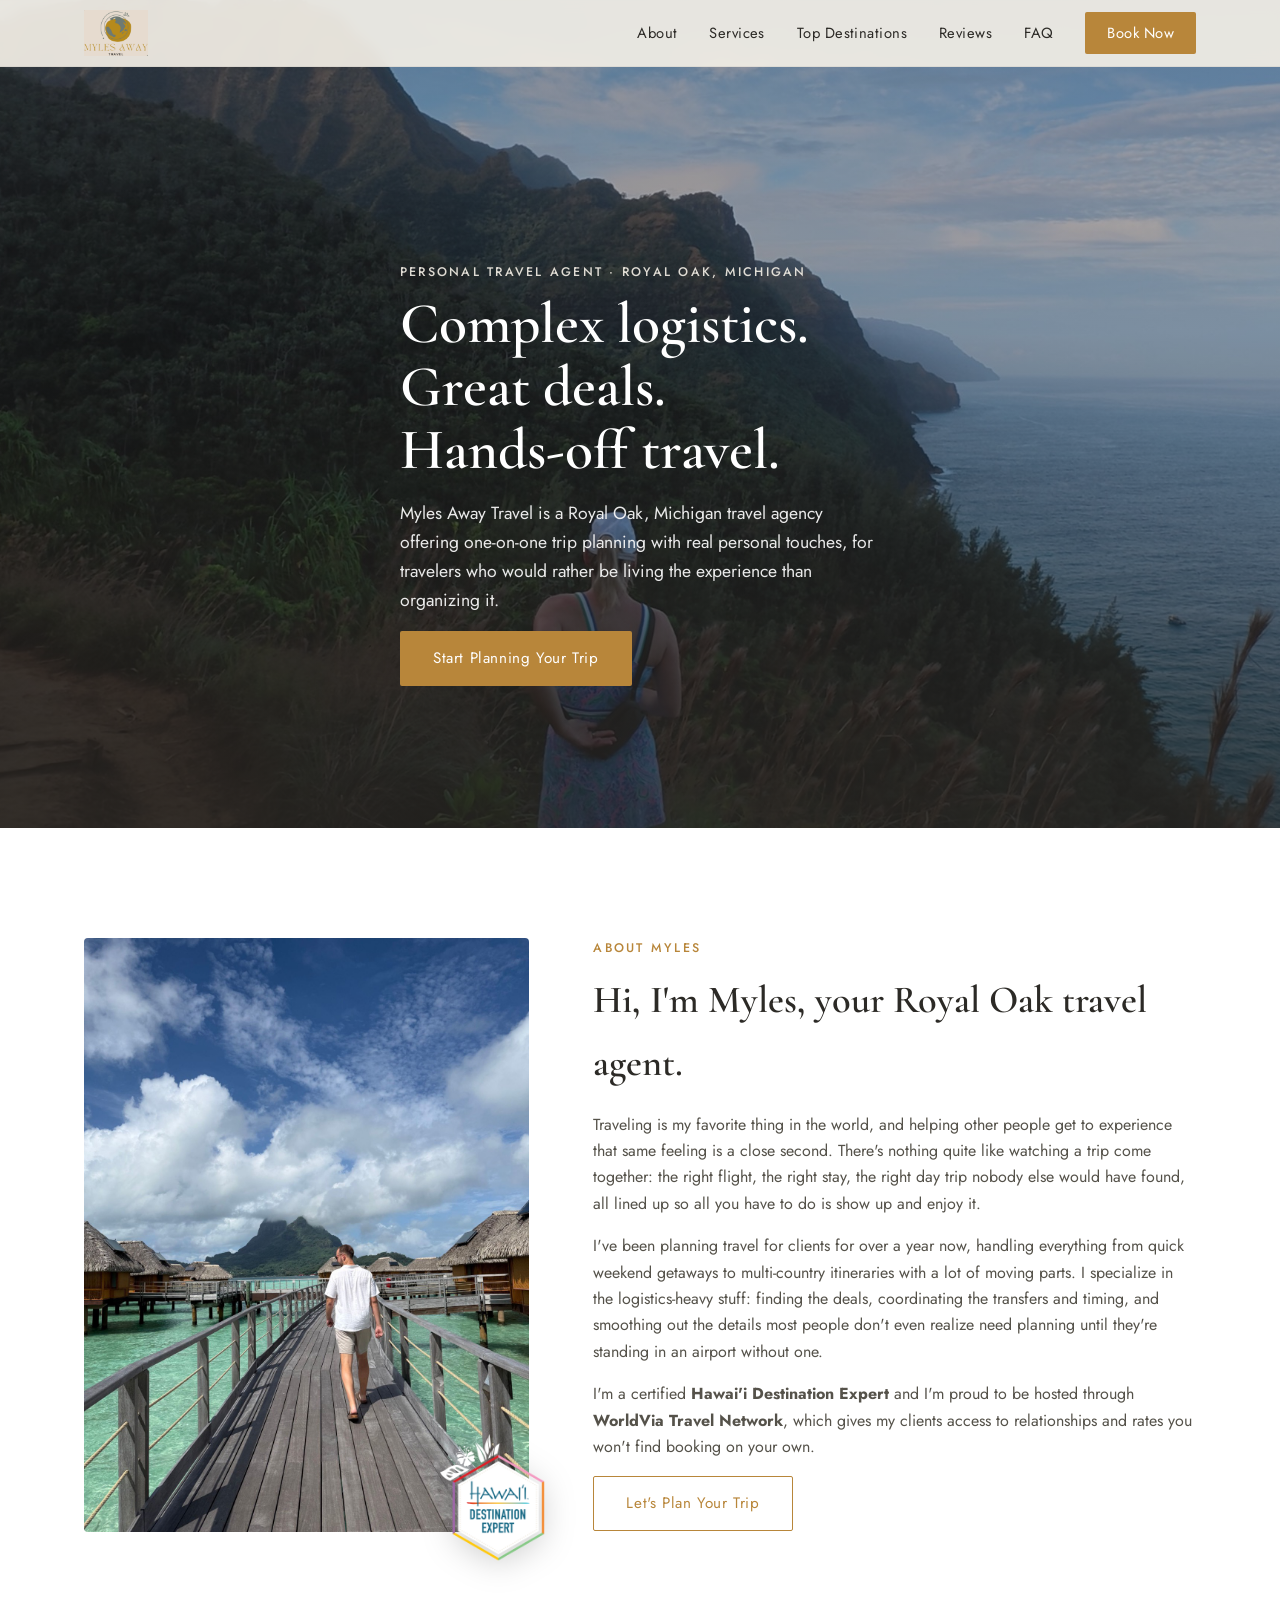
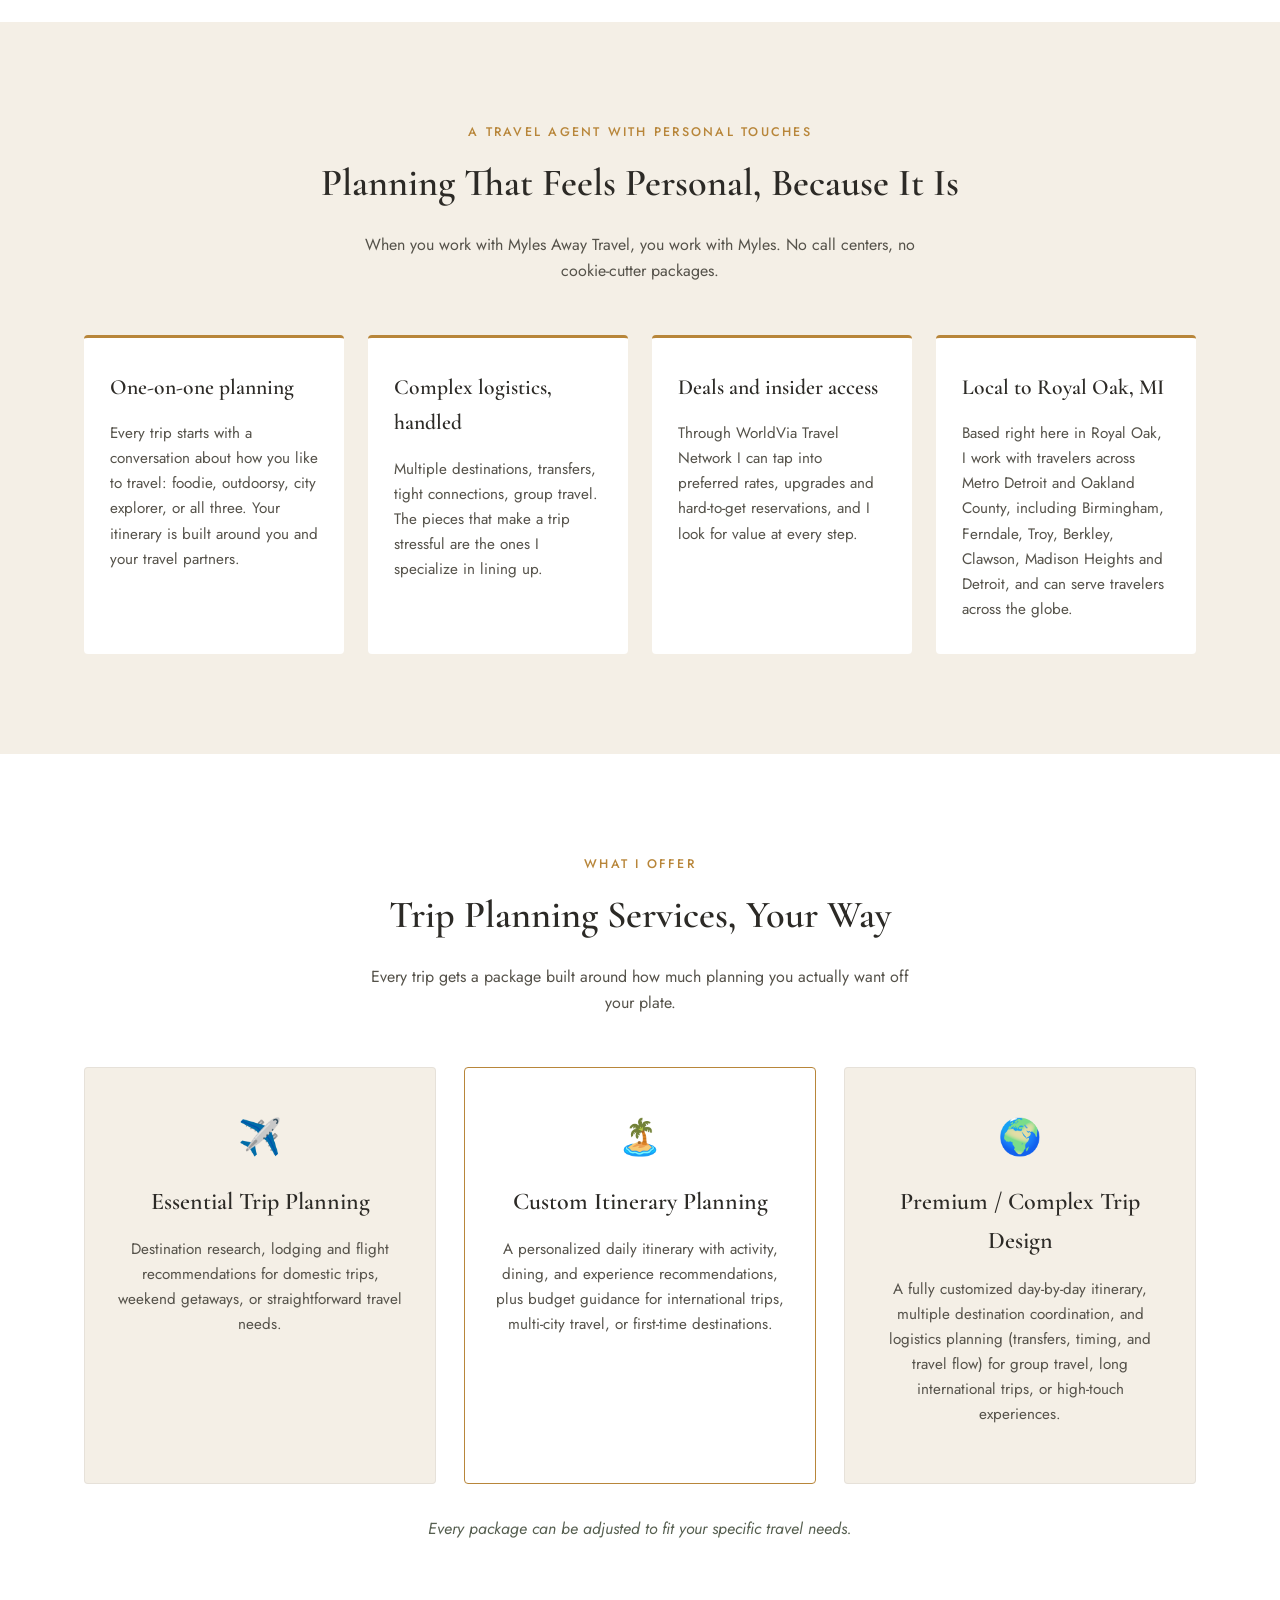
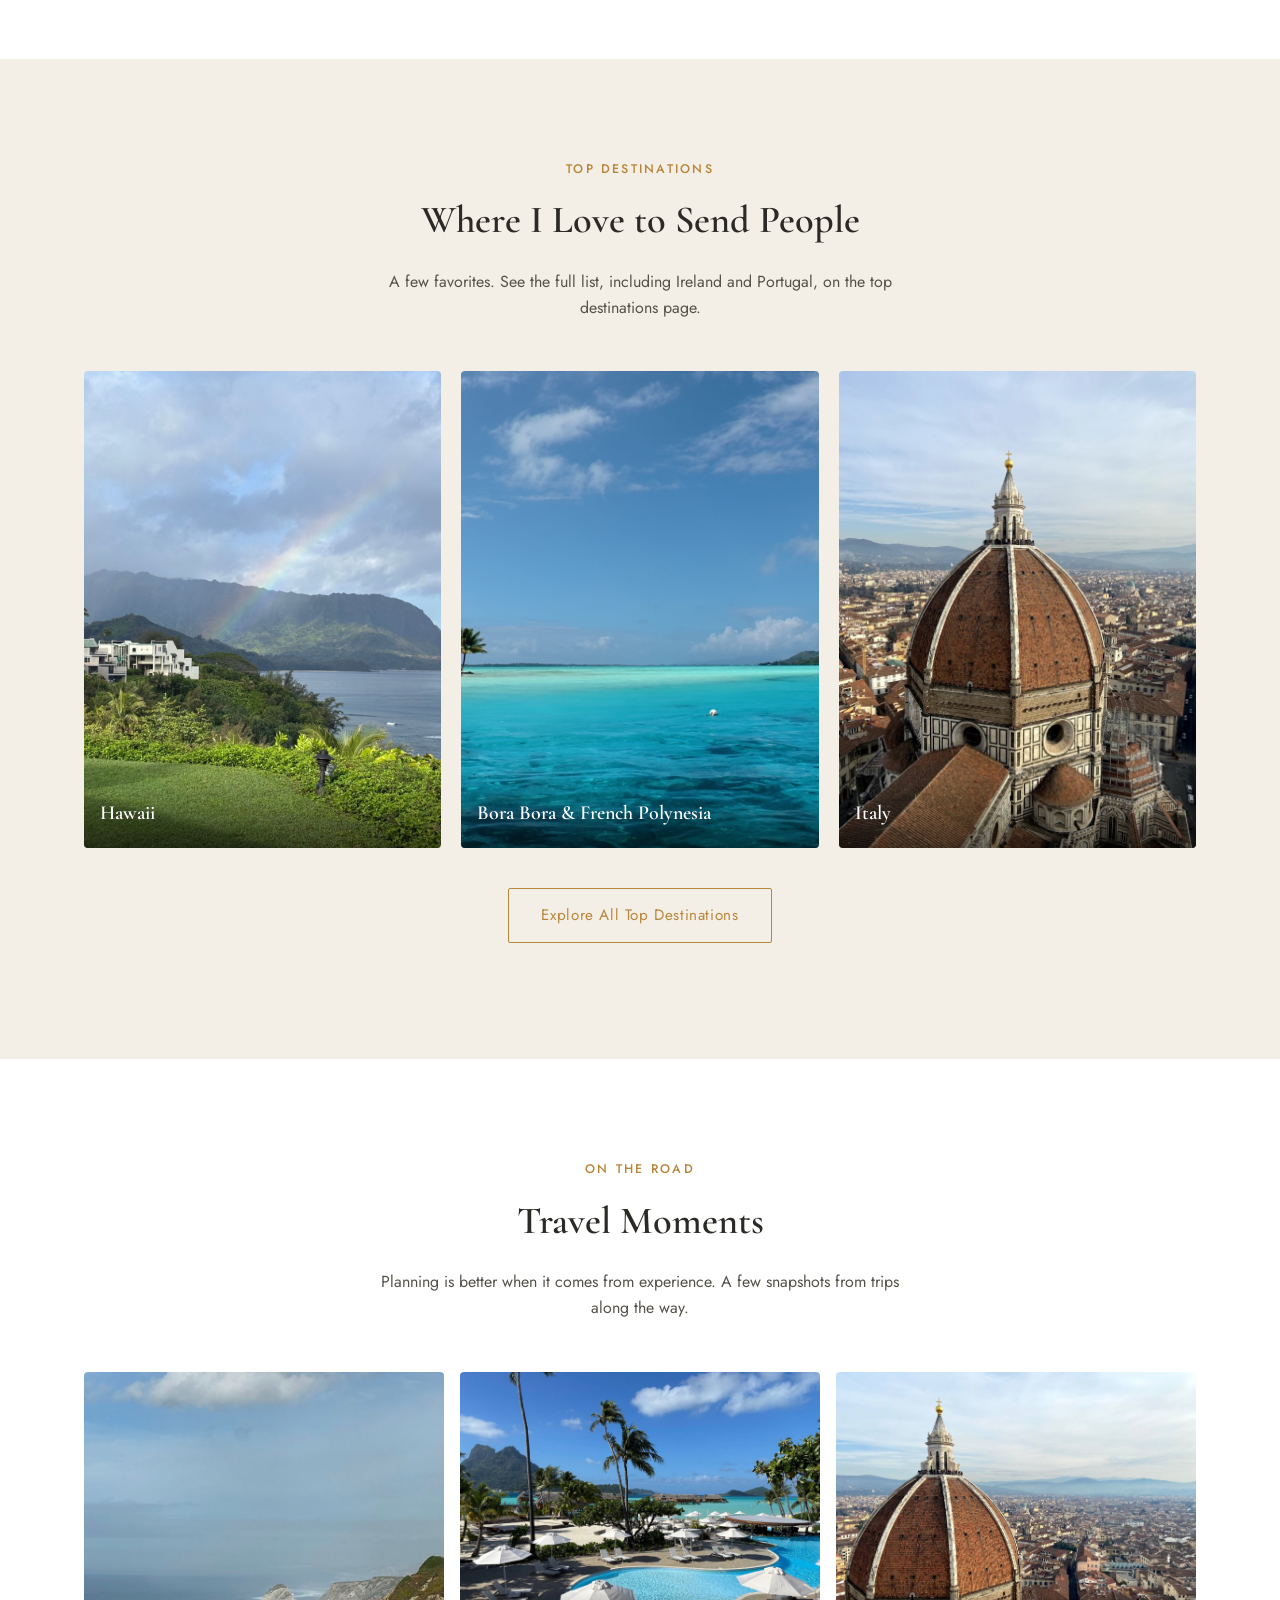
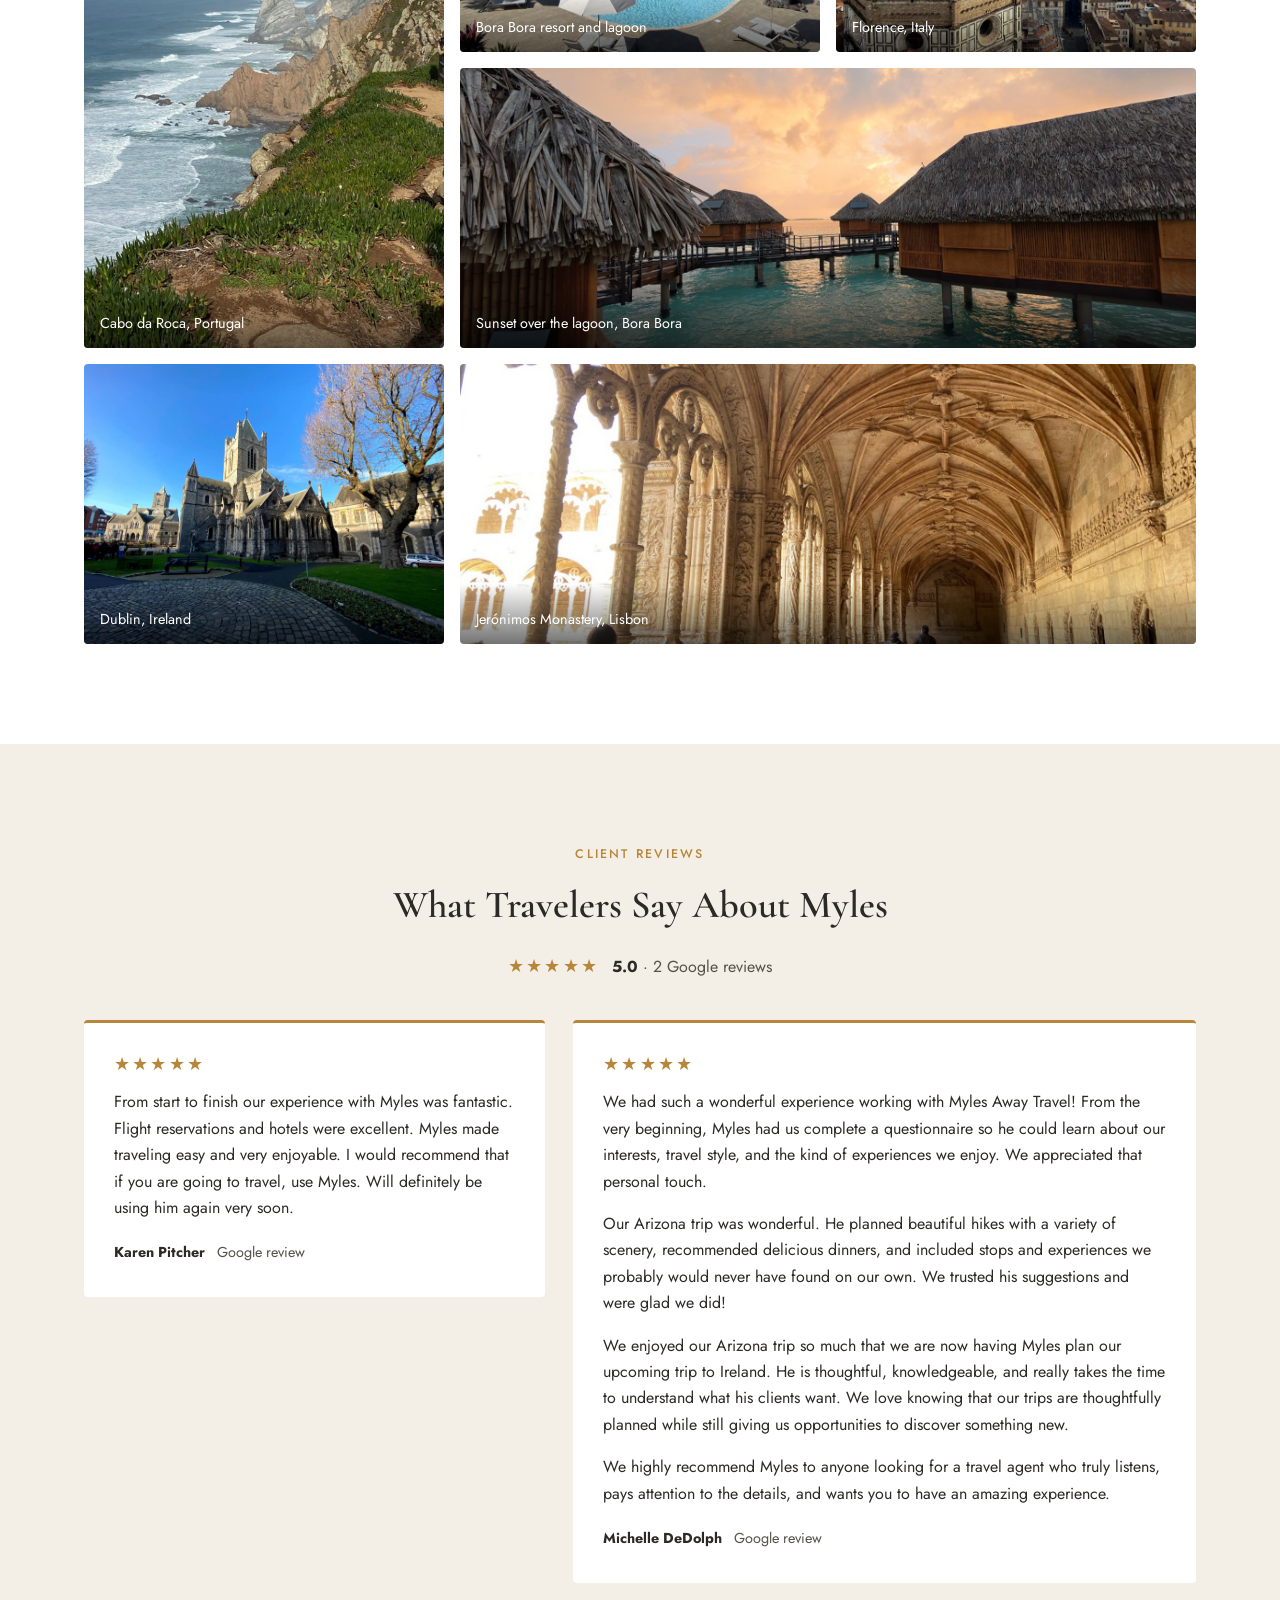
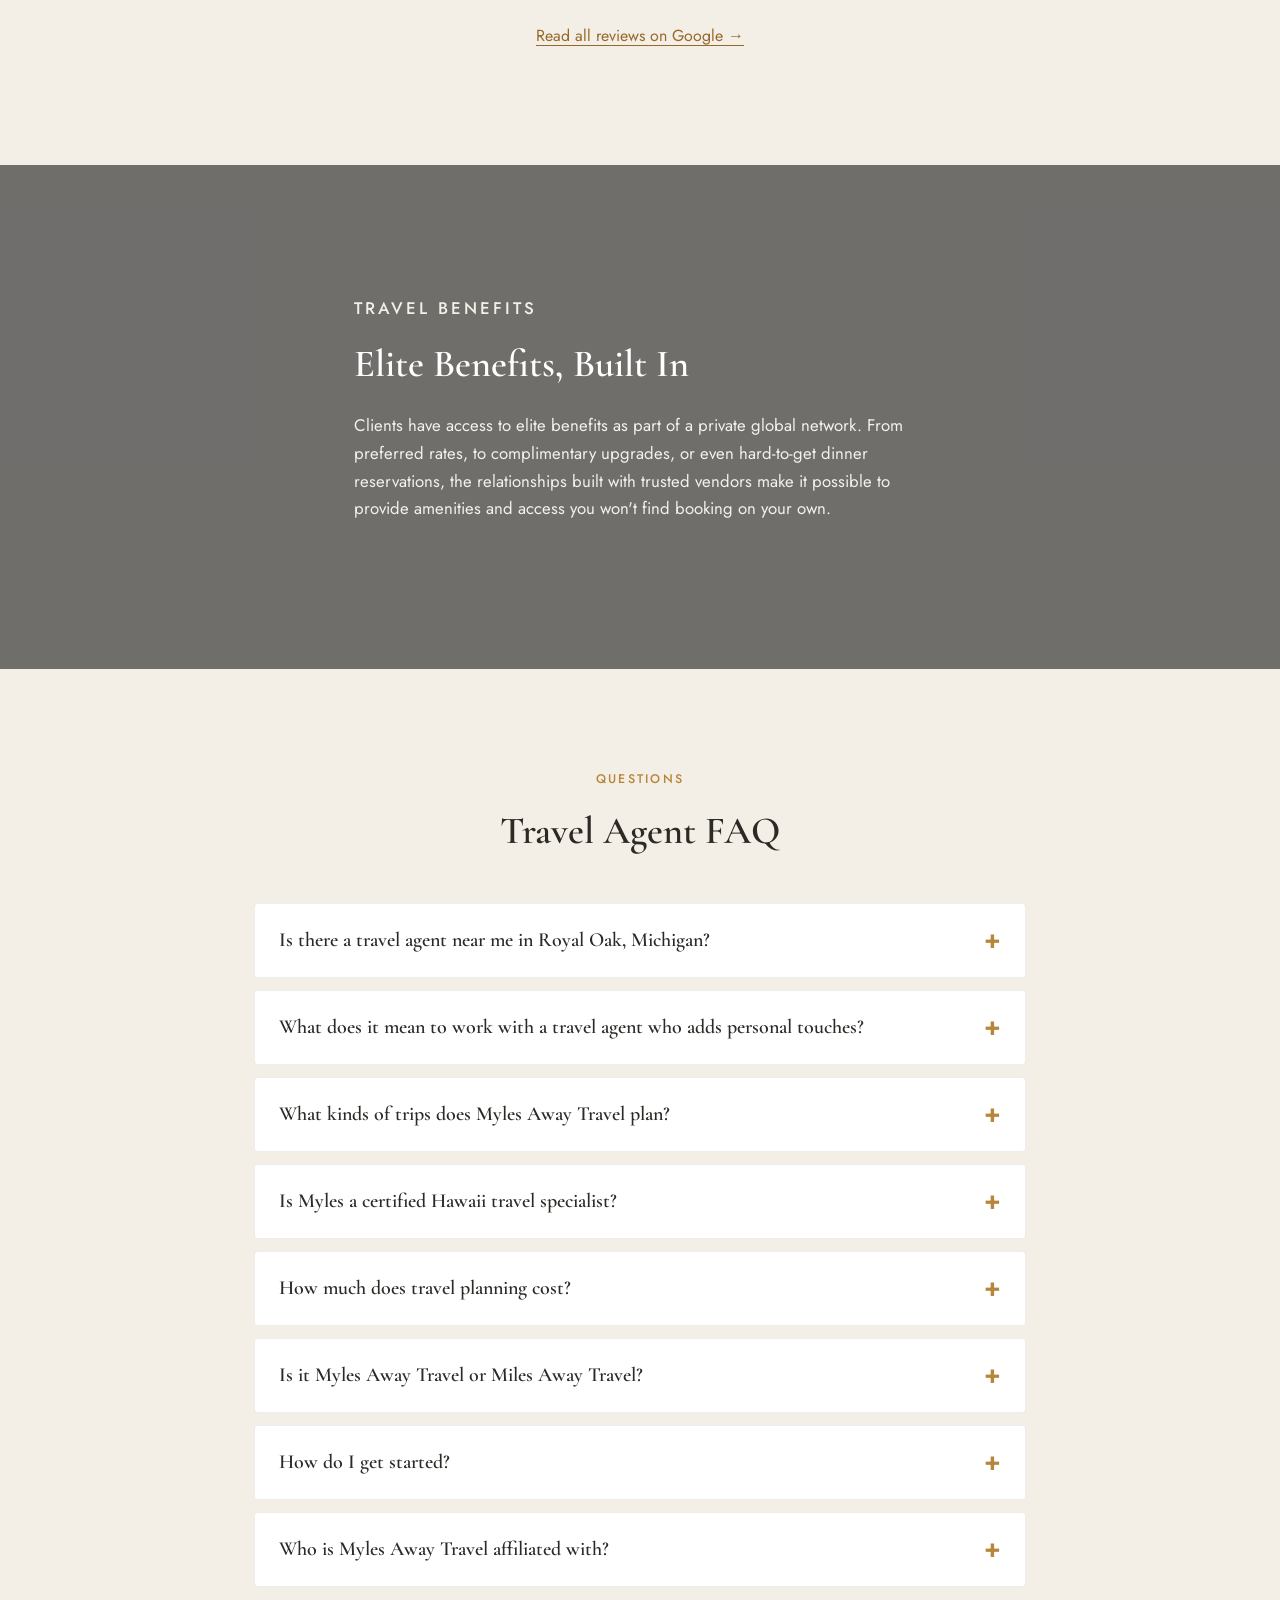
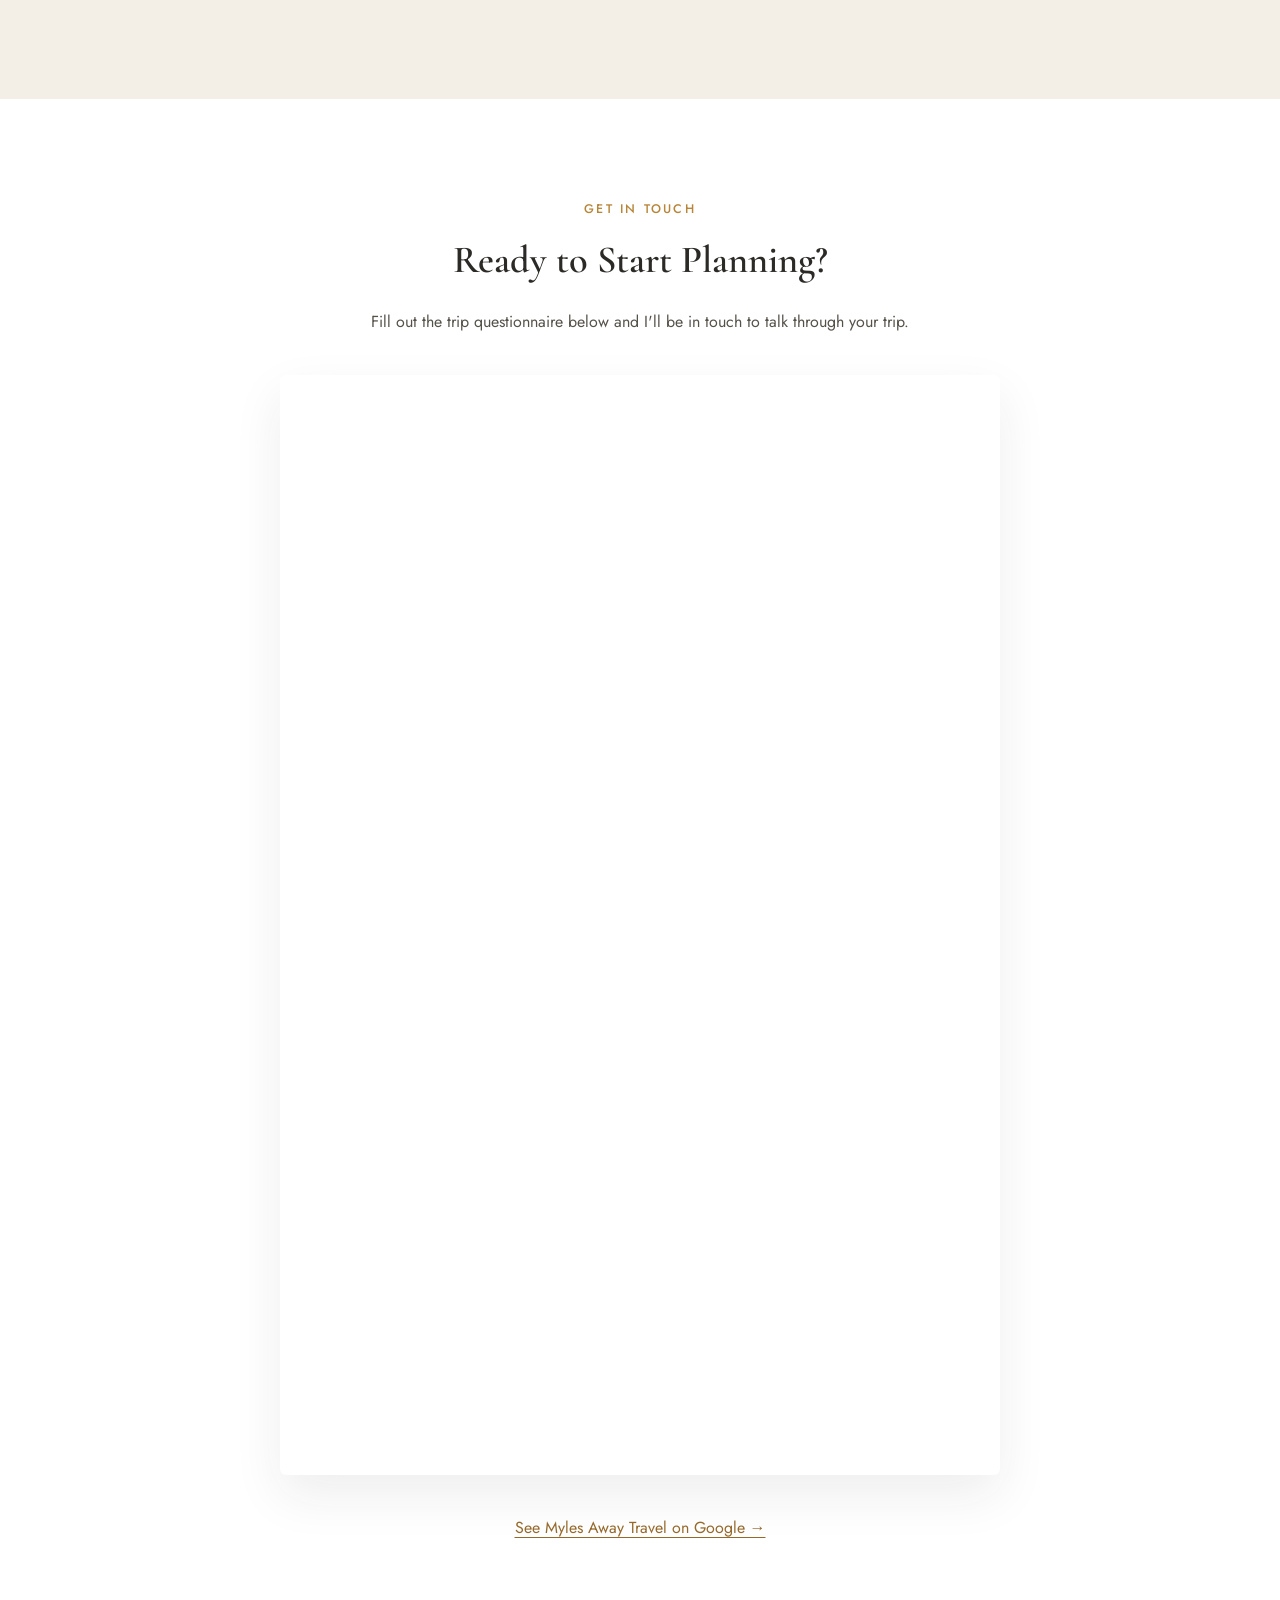
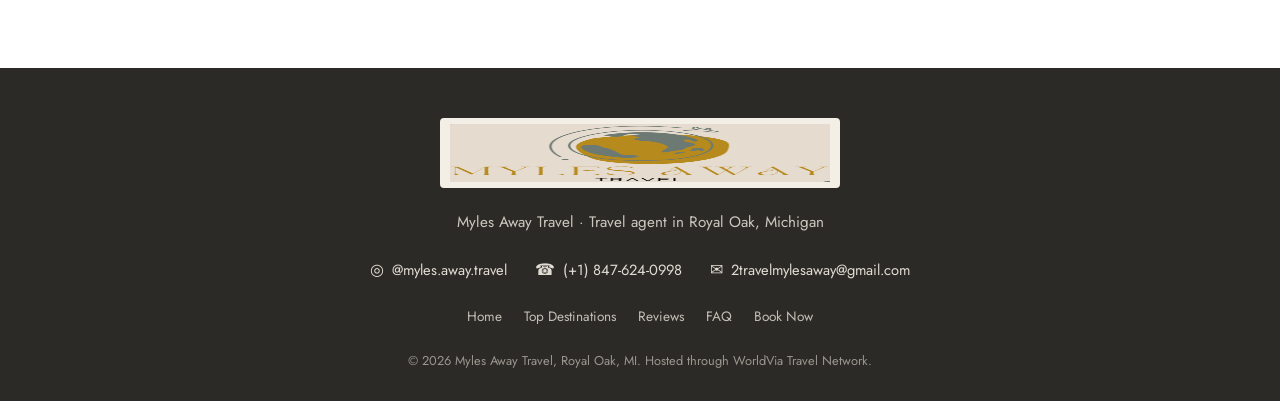
<file: index.html>
<!DOCTYPE html>
<html lang="en-US">
<head>
<meta charset="UTF-8">
<meta name="viewport" content="width=device-width, initial-scale=1.0">
<title>Personal Travel Agent in Royal Oak, MI | Myles Away Travel</title>
<meta name="description" content="Personal travel agent in Royal Oak, Michigan. Myles plans custom itineraries, complex multi-stop trips, and great deals for Hawaii, Bora Bora, Italy and beyond.">
<meta name="robots" content="index, follow, max-image-preview:large, max-snippet:-1">
<meta name="author" content="Myles Fiascone">
<meta name="theme-color" content="#b8863a">
<link rel="canonical" href="https://mylesaway-travel.com/">

<meta name="geo.region" content="US-MI">
<meta name="geo.placename" content="Royal Oak, Michigan">

<meta property="og:type" content="website">
<meta property="og:site_name" content="Myles Away Travel">
<meta property="og:locale" content="en_US">
<meta property="og:title" content="Travel Agent in Royal Oak, MI | Myles Away Travel">
<meta property="og:description" content="A personal travel agent in Royal Oak, Michigan. Complex logistics, great deals, and hands-off travel planning.">
<meta property="og:url" content="https://mylesaway-travel.com/">
<meta property="og:image" content="https://mylesaway-travel.com/assets/images/og-image.jpg">
<meta property="og:image:width" content="1200">
<meta property="og:image:height" content="630">
<meta property="og:image:alt" content="Turquoise lagoon and overwater bungalows in Bora Bora, French Polynesia">
<meta name="twitter:card" content="summary_large_image">
<meta name="twitter:title" content="Travel Agent in Royal Oak, MI | Myles Away Travel">
<meta name="twitter:description" content="A personal travel agent in Royal Oak, Michigan. Complex logistics, great deals, and hands-off travel planning.">
<meta name="twitter:image" content="https://mylesaway-travel.com/assets/images/og-image.jpg">

<link rel="icon" type="image/png" sizes="32x32" href="assets/images/favicon-32.png?v=3">
<link rel="icon" type="image/png" sizes="48x48" href="assets/images/favicon-48.png?v=3">
<link rel="icon" type="image/png" sizes="192x192" href="assets/images/favicon-192.png?v=3">
<link rel="apple-touch-icon" href="assets/images/favicon-180.png?v=3">

<link rel="preload" as="image" href="assets/images/hawaii-kauai-coast.jpg?v=2" fetchpriority="high">
<link rel="preconnect" href="https://fonts.googleapis.com">
<link rel="preconnect" href="https://fonts.gstatic.com" crossorigin>
<link href="https://fonts.googleapis.com/css2?family=Cormorant+Garamond:wght@500;600;700&family=Jost:wght@300;400;500;600&display=swap" rel="stylesheet">
<link rel="stylesheet" href="css/style.css?v=4">

<script type="application/ld+json">
{
  "@context": "https://schema.org",
  "@graph": [
    {
      "@type": "TravelAgency",
      "@id": "https://mylesaway-travel.com/#business",
      "name": "Myles Away Travel",
      "alternateName": "Myles Away Travel – Travel Agent in Royal Oak, Michigan",
      "url": "https://mylesaway-travel.com/",
      "logo": "https://mylesaway-travel.com/assets/images/logo.png",
      "image": [
        "https://mylesaway-travel.com/assets/images/og-image.jpg",
        "https://mylesaway-travel.com/assets/images/hawaii-kauai-coast.jpg"
      ],
      "description": "Myles Away Travel is a personal, hands-on travel agency based in Royal Oak, Michigan that can serve travelers across the globe, specializing in complex trip logistics, finding great deals, and hands-off travel planning. Services include essential trip planning, custom itinerary planning, and premium / complex trip design for destinations such as Hawaii, Bora Bora, Italy, New Zealand, Ireland and Portugal.",
      "slogan": "Complex logistics. Great deals. Hands-off travel.",
      "telephone": "+1-847-624-0998",
      "email": "2travelmylesaway@gmail.com",
      "address": {
        "@type": "PostalAddress",
        "addressLocality": "Royal Oak",
        "addressRegion": "MI",
        "addressCountry": "US"
      },
      "areaServed": [
        { "@type": "City", "name": "Royal Oak", "containedInPlace": { "@type": "State", "name": "Michigan" } },
        { "@type": "City", "name": "Birmingham" },
        { "@type": "City", "name": "Ferndale" },
        { "@type": "City", "name": "Troy" },
        { "@type": "City", "name": "Berkley" },
        { "@type": "City", "name": "Clawson" },
        { "@type": "City", "name": "Madison Heights" },
        { "@type": "City", "name": "Detroit" },
        { "@type": "AdministrativeArea", "name": "Oakland County, Michigan" },
        { "@type": "AdministrativeArea", "name": "Metro Detroit" }
      ],
      "knowsAbout": ["Travel planning", "Custom itineraries", "Complex trip logistics", "Hawaii travel", "French Polynesia travel", "Bora Bora", "Italy travel", "New Zealand travel", "Ireland travel", "Portugal travel", "Group travel", "International travel"],
      "memberOf": { "@type": "Organization", "name": "WorldVia Travel Network" },
      "hasMap": "https://www.google.com/maps?cid=1765157804860908135",
      "aggregateRating": { "@type": "AggregateRating", "ratingValue": "5.0", "bestRating": "5", "worstRating": "1", "ratingCount": "2", "reviewCount": "2" },
      "review": [
        {
          "@type": "Review",
          "author": { "@type": "Person", "name": "Karen Pitcher" },
          "reviewRating": { "@type": "Rating", "ratingValue": "5", "bestRating": "5" },
          "reviewBody": "From start to finish our experience with Myles was fantastic. Flight reservations and hotels were excellent. Myles made traveling easy and very enjoyable. I would recommend that if you are going to travel, use Myles. Will definitely be using him again very soon.",
          "publisher": { "@type": "Organization", "name": "Google" }
        },
        {
          "@type": "Review",
          "author": { "@type": "Person", "name": "Michelle DeDolph" },
          "reviewRating": { "@type": "Rating", "ratingValue": "5", "bestRating": "5" },
          "reviewBody": "We had such a wonderful experience working with Myles Away Travel! From the very beginning, Myles had us complete a questionnaire so he could learn about our interests, travel style, and the kind of experiences we enjoy. We appreciated that personal touch. Our Arizona trip was wonderful. He planned beautiful hikes with a variety of scenery, recommended delicious dinners, and included stops and experiences we probably would never have found on our own. We trusted his suggestions and were glad we did! We enjoyed our Arizona trip so much that we are now having Myles plan our upcoming trip to Ireland. He is thoughtful, knowledgeable, and really takes the time to understand what his clients want. We love knowing that our trips are thoughtfully planned while still giving us opportunities to discover something new. We highly recommend Myles to anyone looking for a travel agent who truly listens, pays attention to the details, and wants you to have an amazing experience.",
          "publisher": { "@type": "Organization", "name": "Google" }
        }
      ],
      "founder": { "@id": "https://mylesaway-travel.com/#myles" },
      "employee": { "@id": "https://mylesaway-travel.com/#myles" },
      "sameAs": [
        "https://www.instagram.com/myles.away.travel/",
        "https://www.google.com/search?q=Myles+Away+Travel&kgmid=/g/11zh75slhn",
        "https://www.google.com/maps?cid=1765157804860908135"
      ],
      "hasOfferCatalog": {
        "@type": "OfferCatalog",
        "name": "Travel planning services",
        "itemListElement": [
          { "@type": "Offer", "itemOffered": { "@type": "Service", "name": "Essential Trip Planning", "description": "Destination research, lodging and flight recommendations for domestic trips, weekend getaways, or straightforward travel needs." } },
          { "@type": "Offer", "itemOffered": { "@type": "Service", "name": "Custom Itinerary Planning", "description": "A personalized daily itinerary with activity, dining, and experience recommendations, plus budget guidance for international trips, multi-city travel, or first-time destinations." } },
          { "@type": "Offer", "itemOffered": { "@type": "Service", "name": "Premium / Complex Trip Design", "description": "A fully customized day-by-day itinerary, multiple destination coordination, and logistics planning for group travel, long international trips, or high-touch experiences." } }
        ]
      }
    },
    {
      "@type": "Person",
      "@id": "https://mylesaway-travel.com/#myles",
      "name": "Myles Fiascone",
      "jobTitle": "Travel Agent",
      "description": "Royal Oak, Michigan travel agent and certified Hawai'i Destination Expert who plans personal, logistics-heavy trips for clients.",
      "worksFor": { "@id": "https://mylesaway-travel.com/#business" },
      "hasCredential": { "@type": "EducationalOccupationalCredential", "name": "Hawai'i Destination Expert", "credentialCategory": "certification" },
      "image": "https://mylesaway-travel.com/assets/images/bora-bora-overwater-walkway.jpg",
      "sameAs": ["https://www.instagram.com/myles.away.travel/"]
    },
    {
      "@type": "WebSite",
      "@id": "https://mylesaway-travel.com/#website",
      "url": "https://mylesaway-travel.com/",
      "name": "Myles Away Travel",
      "inLanguage": "en-US",
      "publisher": { "@id": "https://mylesaway-travel.com/#business" }
    },
    {
      "@type": "WebPage",
      "@id": "https://mylesaway-travel.com/#webpage",
      "url": "https://mylesaway-travel.com/",
      "name": "Personal Travel Agent in Royal Oak, MI | Myles Away Travel",
      "isPartOf": { "@id": "https://mylesaway-travel.com/#website" },
      "about": { "@id": "https://mylesaway-travel.com/#business" },
      "primaryImageOfPage": "https://mylesaway-travel.com/assets/images/og-image.jpg",
      "inLanguage": "en-US"
    },
    {
      "@type": "FAQPage",
      "@id": "https://mylesaway-travel.com/#faq",
      "mainEntity": [
        {
          "@type": "Question",
          "name": "Is there a travel agent near me in Royal Oak, Michigan?",
          "acceptedAnswer": { "@type": "Answer", "text": "Yes. Myles Away Travel is based in Royal Oak, Michigan and works with travelers across Metro Detroit and Oakland County, including Royal Oak, Birmingham, Ferndale, Troy, Berkley, Clawson, Madison Heights and Detroit, and can serve travelers across the globe." }
        },
        {
          "@type": "Question",
          "name": "What does it mean to work with a travel agent who adds personal touches?",
          "acceptedAnswer": { "@type": "Answer", "text": "You work one-on-one with Myles, the same person who researches, plans and books your trip. He learns how you like to travel, builds the itinerary around you, and handles the details, from flights and transfers to dining and activities, so nothing is handed off to a call center." }
        },
        {
          "@type": "Question",
          "name": "What kinds of trips does Myles Away Travel plan?",
          "acceptedAnswer": { "@type": "Answer", "text": "Everything from weekend getaways to multi-city international trips and group travel. Myles specializes in complex logistics such as multiple destinations, transfers and timing, and in finding good deals. Favorite destinations include Hawaii, Bora Bora and French Polynesia, Italy, New Zealand, Ireland and Portugal." }
        },
        {
          "@type": "Question",
          "name": "Is Myles a certified Hawaii travel specialist?",
          "acceptedAnswer": { "@type": "Answer", "text": "Yes. Myles is a certified Hawai'i Destination Expert." }
        },
        {
          "@type": "Question",
          "name": "How much does travel planning cost?",
          "acceptedAnswer": { "@type": "Answer", "text": "Myles offers three packages: Essential Trip Planning, Custom Itinerary Planning, and Premium / Complex Trip Design. Packages can be adjusted to your travel needs, so the fee depends on the size and complexity of your trip. Submit the trip questionnaire to get started." }
        },
        {
          "@type": "Question",
          "name": "Is it Myles Away Travel or Miles Away Travel?",
          "acceptedAnswer": { "@type": "Answer", "text": "It is Myles, spelled with a y. Myles Away Travel is named for Myles Fiascone, the travel agent behind the business, which is based in Royal Oak, Michigan." }
        },
        {
          "@type": "Question",
          "name": "How do I get started?",
          "acceptedAnswer": { "@type": "Answer", "text": "Fill out the short trip questionnaire on this page, or contact Myles at 847-624-0998 or 2travelmylesaway@gmail.com. He will follow up to talk through your dates, destinations and travel style." }
        },
        {
          "@type": "Question",
          "name": "Who is Myles Away Travel affiliated with?",
          "acceptedAnswer": { "@type": "Answer", "text": "Myles Away Travel is hosted through WorldVia Travel Network, which gives clients access to supplier relationships, preferred rates and amenities that can be hard to get when booking on your own." }
        }
      ]
    }
  ]
}
</script>
</head>
<body>

<a class="skip-link" href="#main">Skip to content</a>

<header class="site-header">
  <div class="container header-inner">
    <a href="#top" class="logo-link" aria-label="Myles Away Travel home">
      <img src="assets/images/logo.png?v=2" alt="Myles Away Travel logo" class="logo-img" width="400" height="287">
    </a>
    <nav class="main-nav" aria-label="Main">
      <button class="nav-toggle" aria-label="Toggle navigation" aria-expanded="false">
        <span></span><span></span><span></span>
      </button>
      <ul class="nav-list">
        <li><a href="#about">About</a></li>
        <li><a href="#services">Services</a></li>
        <li><a href="destinations.html">Top Destinations</a></li>
        <li><a href="#reviews">Reviews</a></li>
        <li><a href="#faq">FAQ</a></li>
        <li><a href="#contact" class="nav-cta">Book Now</a></li>
      </ul>
    </nav>
  </div>
</header>

<main id="main">

  <section id="top" class="hero">
    <div class="hero-bg" style="background-image: url('assets/images/hawaii-kauai-coast.jpg?v=2');" role="img" aria-label="Hiker overlooking the Na Pali Coast in Kauai, Hawaii"></div>
    <div class="hero-overlay"></div>
    <div class="container hero-content">
      <p class="eyebrow">Personal Travel Agent &middot; Royal Oak, Michigan</p>
      <h1>Complex logistics.<br>Great deals.<br>Hands-off travel.</h1>
      <p class="hero-sub">Myles Away Travel is a Royal Oak, Michigan travel agency offering one-on-one trip planning with real personal touches, for travelers who would rather be living the experience than organizing it.</p>
      <a href="#contact" class="btn btn-primary">Start Planning Your Trip</a>
    </div>
  </section>

  <section id="about" class="about">
    <div class="container about-inner">
      <div class="about-image">
        <img src="assets/images/bora-bora-overwater-walkway.jpg" alt="Myles Fiascone, Royal Oak, Michigan travel agent, walking an overwater bungalow pier in Bora Bora, French Polynesia" width="1200" height="1600" loading="lazy" decoding="async">
        <img src="assets/images/hawaii-destination-expert-badge.png" alt="Hawai'i Destination Expert certification badge" class="badge-float" width="1200" height="1200" loading="lazy" decoding="async">
      </div>
      <div class="about-text">
        <p class="eyebrow">About Myles</p>
        <h2>Hi, I'm Myles, your Royal Oak travel agent.</h2>
        <p>Traveling is my favorite thing in the world, and helping other people get to experience that same feeling is a close second. There's nothing quite like watching a trip come together: the right flight, the right stay, the right day trip nobody else would have found, all lined up so all you have to do is show up and enjoy it.</p>
        <p>I've been planning travel for clients for over a year now, handling everything from quick weekend getaways to multi-country itineraries with a lot of moving parts. I specialize in the logistics-heavy stuff: finding the deals, coordinating the transfers and timing, and smoothing out the details most people don't even realize need planning until they're standing in an airport without one.</p>
        <p>I'm a certified <strong>Hawai'i Destination Expert</strong> and I'm proud to be hosted through <strong>WorldVia Travel Network</strong>, which gives my clients access to relationships and rates you won't find booking on your own.</p>
        <a href="#contact" class="btn btn-outline">Let's Plan Your Trip</a>
      </div>
    </div>
  </section>

  <section id="personal-touch" class="why">
    <div class="container">
      <p class="eyebrow center">A Travel Agent With Personal Touches</p>
      <h2 class="center">Planning That Feels Personal, Because It Is</h2>
      <p class="section-sub center">When you work with Myles Away Travel, you work with Myles. No call centers, no cookie-cutter packages.</p>
      <div class="why-grid">
        <div class="why-card">
          <h3>One-on-one planning</h3>
          <p>Every trip starts with a conversation about how you like to travel: foodie, outdoorsy, city explorer, or all three. Your itinerary is built around you and your travel partners.</p>
        </div>
        <div class="why-card">
          <h3>Complex logistics, handled</h3>
          <p>Multiple destinations, transfers, tight connections, group travel. The pieces that make a trip stressful are the ones I specialize in lining up.</p>
        </div>
        <div class="why-card">
          <h3>Deals and insider access</h3>
          <p>Through WorldVia Travel Network I can tap into preferred rates, upgrades and hard-to-get reservations, and I look for value at every step.</p>
        </div>
        <div class="why-card">
          <h3>Local to Royal Oak, MI</h3>
          <p>Based right here in Royal Oak, I work with travelers across Metro Detroit and Oakland County, including Birmingham, Ferndale, Troy, Berkley, Clawson, Madison Heights and Detroit, and can serve travelers across the globe.</p>
        </div>
      </div>
    </div>
  </section>

  <section id="services" class="services">
    <div class="container">
      <p class="eyebrow center">What I Offer</p>
      <h2 class="center">Trip Planning Services, Your Way</h2>
      <p class="section-sub center">Every trip gets a package built around how much planning you actually want off your plate.</p>
      <div class="services-grid">
        <div class="service-card">
          <div class="service-icon" aria-hidden="true">✈️</div>
          <h3>Essential Trip Planning</h3>
          <p>Destination research, lodging and flight recommendations for domestic trips, weekend getaways, or straightforward travel needs.</p>
        </div>
        <div class="service-card featured">
          <div class="service-icon" aria-hidden="true">🏝️</div>
          <h3>Custom Itinerary Planning</h3>
          <p>A personalized daily itinerary with activity, dining, and experience recommendations, plus budget guidance for international trips, multi-city travel, or first-time destinations.</p>
        </div>
        <div class="service-card">
          <div class="service-icon" aria-hidden="true">🌍</div>
          <h3>Premium / Complex Trip Design</h3>
          <p>A fully customized day-by-day itinerary, multiple destination coordination, and logistics planning (transfers, timing, and travel flow) for group travel, long international trips, or high-touch experiences.</p>
        </div>
      </div>
      <p class="section-note center">Every package can be adjusted to fit your specific travel needs.</p>
    </div>
  </section>

  <section id="destinations" class="destinations">
    <div class="container">
      <p class="eyebrow center">Top Destinations</p>
      <h2 class="center">Where I Love to Send People</h2>
      <p class="section-sub center">A few favorites. See the full list, including Ireland and Portugal, on the top destinations page.</p>
      <div class="destinations-grid three">
        <a class="destination-card" href="destinations.html#hawaii">
          <img src="assets/images/kauai-hanalei-rainbow.jpg" alt="Rainbow over the Hanalei Bay coastline on Kauai, Hawaii" width="1600" height="1200" loading="lazy" decoding="async">
          <div class="destination-label">Hawaii</div>
        </a>
        <a class="destination-card" href="destinations.html#bora-bora-french-polynesia">
          <img src="assets/images/french-polynesia-lagoon.jpg?v=2" alt="Turquoise lagoon in French Polynesia" width="1920" height="1083" loading="lazy" decoding="async">
          <div class="destination-label">Bora Bora &amp; French Polynesia</div>
        </a>
        <a class="destination-card" href="destinations.html#italy">
          <img src="assets/images/italy-florence.jpg" alt="Florence Cathedral dome rising above the city, Italy" width="1441" height="1920" loading="lazy" decoding="async">
          <div class="destination-label">Italy</div>
        </a>
      </div>
      <p class="center cta-row"><a href="destinations.html" class="btn btn-outline">Explore All Top Destinations</a></p>
    </div>
  </section>

  <section id="gallery" class="gallery-section">
    <div class="container">
      <p class="eyebrow center">On the Road</p>
      <h2 class="center">Travel Moments</h2>
      <p class="section-sub center">Planning is better when it comes from experience. A few snapshots from trips along the way.</p>
      <div class="gallery">
        <figure class="gallery-item tall">
          <img src="assets/images/portugal-cabo-da-roca-cliffs.jpg" alt="Atlantic cliffs and surf at Cabo da Roca, Portugal" width="1200" height="1600" loading="lazy" decoding="async">
          <figcaption>Cabo da Roca, Portugal</figcaption>
        </figure>
        <figure class="gallery-item">
          <img src="assets/images/bora-bora-resort-pool.jpg" alt="Resort pool, white sand beach and overwater bungalows in Bora Bora" width="1600" height="1200" loading="lazy" decoding="async">
          <figcaption>Bora Bora resort and lagoon</figcaption>
        </figure>
        <figure class="gallery-item">
          <img src="assets/images/florence-duomo-skyline.jpg" alt="Florence Cathedral dome and terracotta rooftops of Florence, Italy" width="1600" height="1200" loading="lazy" decoding="async">
          <figcaption>Florence, Italy</figcaption>
        </figure>
        <figure class="gallery-item wide">
          <img src="assets/images/bora-bora-sunset-bungalows.jpg" alt="Overwater bungalows glowing at sunset in Bora Bora" width="1600" height="902" loading="lazy" decoding="async">
          <figcaption>Sunset over the lagoon, Bora Bora</figcaption>
        </figure>
        <figure class="gallery-item">
          <img src="assets/images/dublin-christ-church-cathedral.jpg" alt="Christ Church Cathedral in Dublin, Ireland, on a clear blue day" width="1600" height="1200" loading="lazy" decoding="async">
          <figcaption>Dublin, Ireland</figcaption>
        </figure>
        <figure class="gallery-item wide">
          <img src="assets/images/lisbon-jeronimos-monastery-cloister.jpg" alt="Carved stone arches and vaulted ceiling in the Jeronimos Monastery cloister, Lisbon, Portugal" width="1600" height="1200" loading="lazy" decoding="async">
          <figcaption>Jer&oacute;nimos Monastery, Lisbon</figcaption>
        </figure>
      </div>
    </div>
  </section>

  <section id="reviews" class="reviews">
    <div class="container">
      <p class="eyebrow center">Client Reviews</p>
      <h2 class="center">What Travelers Say About Myles</h2>
      <p class="rating-summary center">
        <span class="stars" role="img" aria-label="5 out of 5 stars">&#9733;&#9733;&#9733;&#9733;&#9733;</span>
        <strong>5.0</strong> &middot; 2 Google reviews
      </p>
      <div class="reviews-grid">
        <figure class="review-card">
          <div class="stars" role="img" aria-label="5 out of 5 stars">&#9733;&#9733;&#9733;&#9733;&#9733;</div>
          <blockquote>
            <p>From start to finish our experience with Myles was fantastic. Flight reservations and hotels were excellent. Myles made traveling easy and very enjoyable. I would recommend that if you are going to travel, use Myles. Will definitely be using him again very soon.</p>
          </blockquote>
          <figcaption><strong>Karen Pitcher</strong> <span>Google review</span></figcaption>
        </figure>
        <figure class="review-card">
          <div class="stars" role="img" aria-label="5 out of 5 stars">&#9733;&#9733;&#9733;&#9733;&#9733;</div>
          <blockquote>
            <p>We had such a wonderful experience working with Myles Away Travel! From the very beginning, Myles had us complete a questionnaire so he could learn about our interests, travel style, and the kind of experiences we enjoy. We appreciated that personal touch.</p>
            <p>Our Arizona trip was wonderful. He planned beautiful hikes with a variety of scenery, recommended delicious dinners, and included stops and experiences we probably would never have found on our own. We trusted his suggestions and were glad we did!</p>
            <p>We enjoyed our Arizona trip so much that we are now having Myles plan our upcoming trip to Ireland. He is thoughtful, knowledgeable, and really takes the time to understand what his clients want. We love knowing that our trips are thoughtfully planned while still giving us opportunities to discover something new.</p>
            <p>We highly recommend Myles to anyone looking for a travel agent who truly listens, pays attention to the details, and wants you to have an amazing experience.</p>
          </blockquote>
          <figcaption><strong>Michelle DeDolph</strong> <span>Google review</span></figcaption>
        </figure>
      </div>
      <p class="center cta-row"><a class="reviews-link" href="https://share.google/xoIbLiC4bpm47TVBR" target="_blank" rel="noopener">Read all reviews on Google &rarr;</a></p>
    </div>
  </section>

  <section id="benefits" class="benefits">
    <div class="benefits-bg" style="background-image: url('assets/images/hawaii-kauai-coast.jpg?v=2');"></div>
    <div class="benefits-overlay"></div>
    <div class="container benefits-content">
      <p class="eyebrow">Travel Benefits</p>
      <h2>Elite Benefits, Built In</h2>
      <p>Clients have access to elite benefits as part of a private global network. From preferred rates, to complimentary upgrades, or even hard-to-get dinner reservations, the relationships built with trusted vendors make it possible to provide amenities and access you won't find booking on your own.</p>
    </div>
  </section>

  <section id="faq" class="faq">
    <div class="container faq-inner">
      <p class="eyebrow center">Questions</p>
      <h2 class="center">Travel Agent FAQ</h2>
      <div class="faq-list">
        <details>
          <summary>Is there a travel agent near me in Royal Oak, Michigan?</summary>
          <p>Yes. Myles Away Travel is based in Royal Oak, Michigan and works with travelers across Metro Detroit and Oakland County, including Royal Oak, Birmingham, Ferndale, Troy, Berkley, Clawson, Madison Heights and Detroit, and can serve travelers across the globe.</p>
        </details>
        <details>
          <summary>What does it mean to work with a travel agent who adds personal touches?</summary>
          <p>You work one-on-one with Myles, the same person who researches, plans and books your trip. He learns how you like to travel, builds the itinerary around you, and handles the details, from flights and transfers to dining and activities, so nothing is handed off to a call center.</p>
        </details>
        <details>
          <summary>What kinds of trips does Myles Away Travel plan?</summary>
          <p>Everything from weekend getaways to multi-city international trips and group travel. Myles specializes in complex logistics such as multiple destinations, transfers and timing, and in finding good deals. Favorite destinations include Hawaii, Bora Bora and French Polynesia, Italy, New Zealand, Ireland and Portugal. <a href="destinations.html">See top destinations</a>.</p>
        </details>
        <details>
          <summary>Is Myles a certified Hawaii travel specialist?</summary>
          <p>Yes. Myles is a certified Hawai'i Destination Expert.</p>
        </details>
        <details>
          <summary>How much does travel planning cost?</summary>
          <p>Myles offers three packages: Essential Trip Planning, Custom Itinerary Planning, and Premium / Complex Trip Design. Packages can be adjusted to your travel needs, so the fee depends on the size and complexity of your trip. Submit the trip questionnaire to get started.</p>
        </details>
        <details>
          <summary>Is it Myles Away Travel or Miles Away Travel?</summary>
          <p>It is Myles, spelled with a y. Myles Away Travel is named for Myles Fiascone, the travel agent behind the business, which is based in Royal Oak, Michigan.</p>
        </details>
        <details>
          <summary>How do I get started?</summary>
          <p>Fill out the short trip questionnaire below, or contact Myles at <a href="tel:+18476240998">847-624-0998</a> or <a href="mailto:2travelmylesaway@gmail.com">2travelmylesaway@gmail.com</a>. He will follow up to talk through your dates, destinations and travel style.</p>
        </details>
        <details>
          <summary>Who is Myles Away Travel affiliated with?</summary>
          <p>Myles Away Travel is hosted through WorldVia Travel Network, which gives clients access to supplier relationships, preferred rates and amenities that can be hard to get when booking on your own.</p>
        </details>
      </div>
    </div>
  </section>

  <section id="contact" class="contact">
    <div class="container">
      <p class="eyebrow center">Get In Touch</p>
      <h2 class="center">Ready to Start Planning?</h2>
      <p class="section-sub center">Fill out the trip questionnaire below and I'll be in touch to talk through your trip.</p>
      <div class="form-wrapper">
        <iframe
          src="https://docs.google.com/forms/d/e/1FAIpQLSdUcX4XweutR1CRD30yoPBO6sLDH---9CmOKqny6dBM328yoQ/viewform?embedded=true"
          width="100%"
          height="1100"
          frameborder="0"
          marginheight="0"
          marginwidth="0"
          loading="lazy"
          title="Myles Away Travel trip questionnaire">Loading form…</iframe>
      </div>
      <p class="center cta-row"><a class="reviews-link" href="https://share.google/xoIbLiC4bpm47TVBR" target="_blank" rel="noopener">See Myles Away Travel on Google &rarr;</a></p>
    </div>
  </section>

</main>

<footer class="site-footer">
  <div class="container footer-inner">
    <img src="assets/images/logo.png?v=2" alt="Myles Away Travel logo" class="footer-logo" width="400" height="287" loading="lazy">
    <p class="footer-tagline">Myles Away Travel &middot; Travel agent in Royal Oak, Michigan</p>
    <address class="footer-contact">
      <a href="https://www.instagram.com/myles.away.travel/" target="_blank" rel="noopener">
        <span class="footer-icon" aria-hidden="true">◎</span> @myles.away.travel
      </a>
      <a href="tel:+18476240998">
        <span class="footer-icon" aria-hidden="true">☎</span> (+1) 847-624-0998
      </a>
      <a href="mailto:2travelmylesaway@gmail.com">
        <span class="footer-icon" aria-hidden="true">✉</span> 2travelmylesaway@gmail.com
      </a>
    </address>
    <nav class="footer-links" aria-label="Footer">
      <a href="index.html">Home</a>
      <a href="destinations.html">Top Destinations</a>
      <a href="#reviews">Reviews</a>
      <a href="#faq">FAQ</a>
      <a href="#contact">Book Now</a>
    </nav>
    <p class="footer-copy">&copy; <span id="year">2026</span> Myles Away Travel, Royal Oak, MI. Hosted through WorldVia Travel Network.</p>
  </div>
</footer>

<script src="js/script.js?v=3"></script>
</body>
</html>
</file>
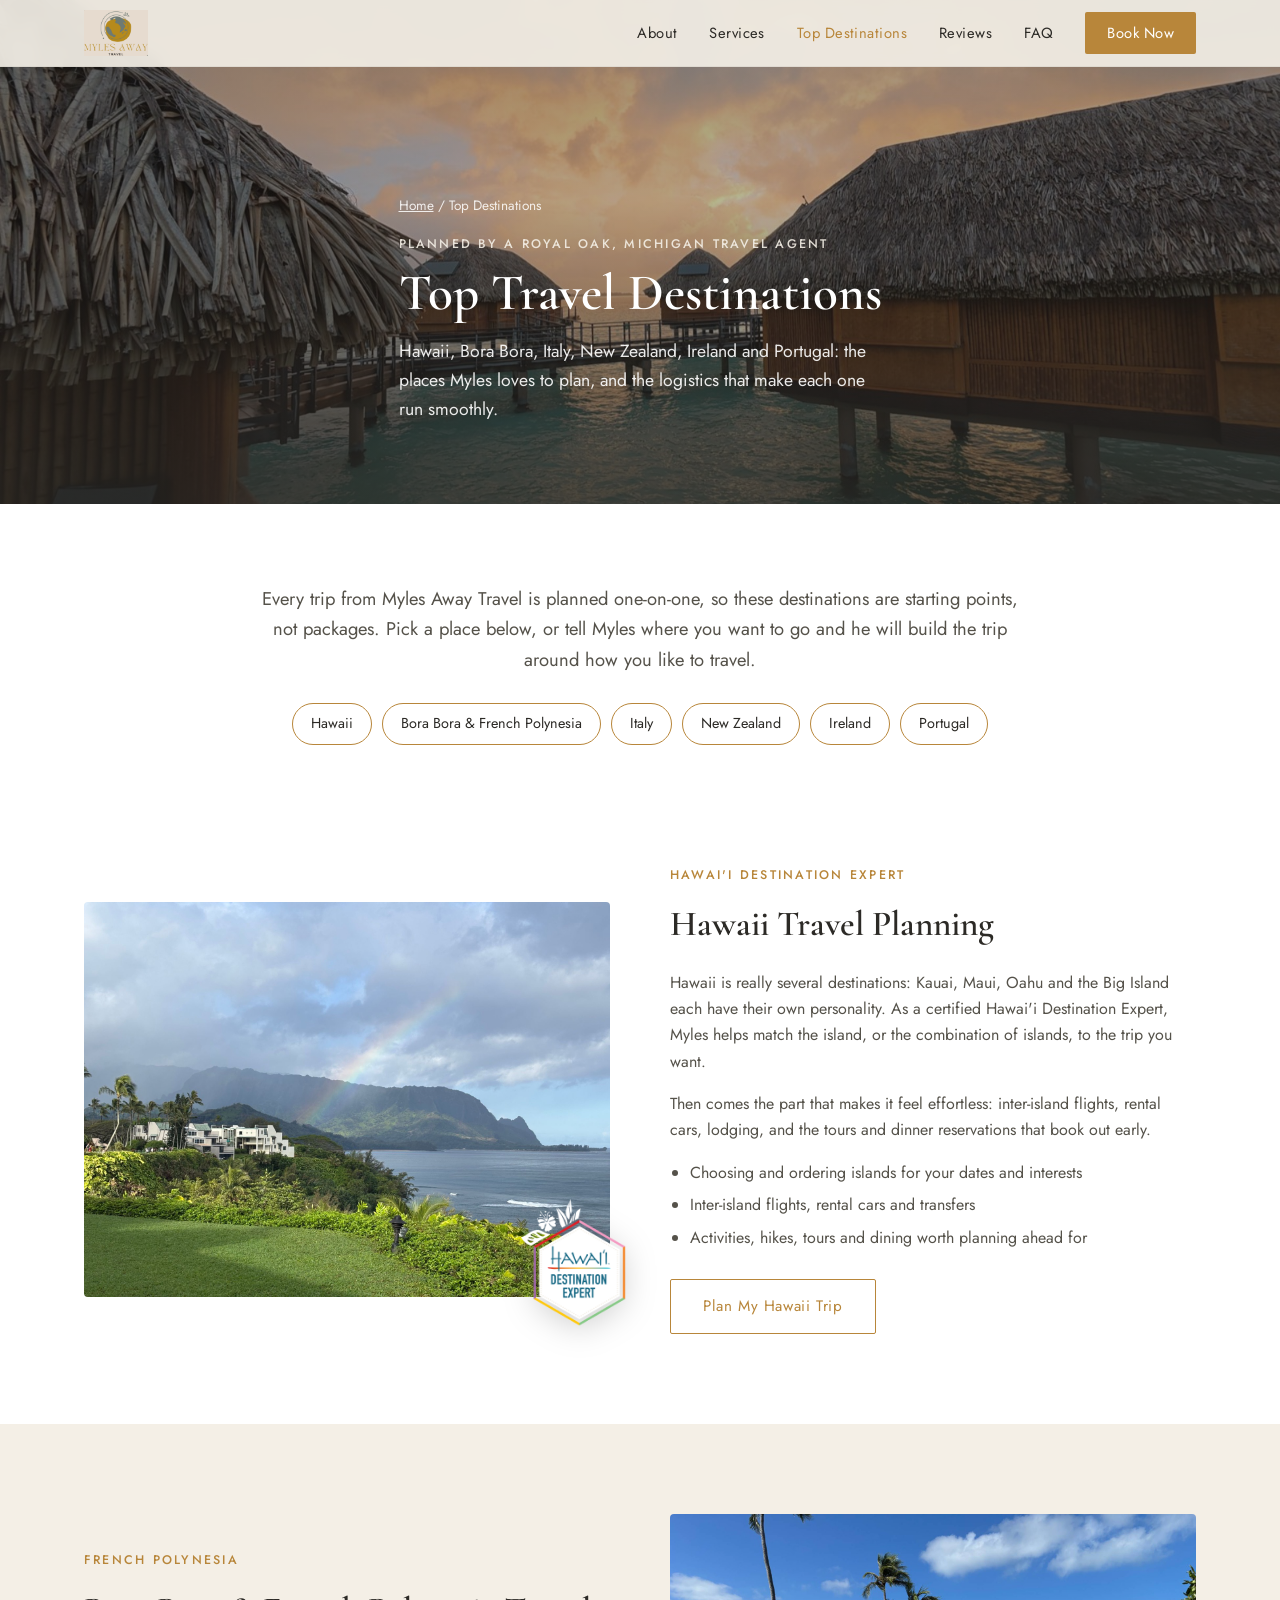
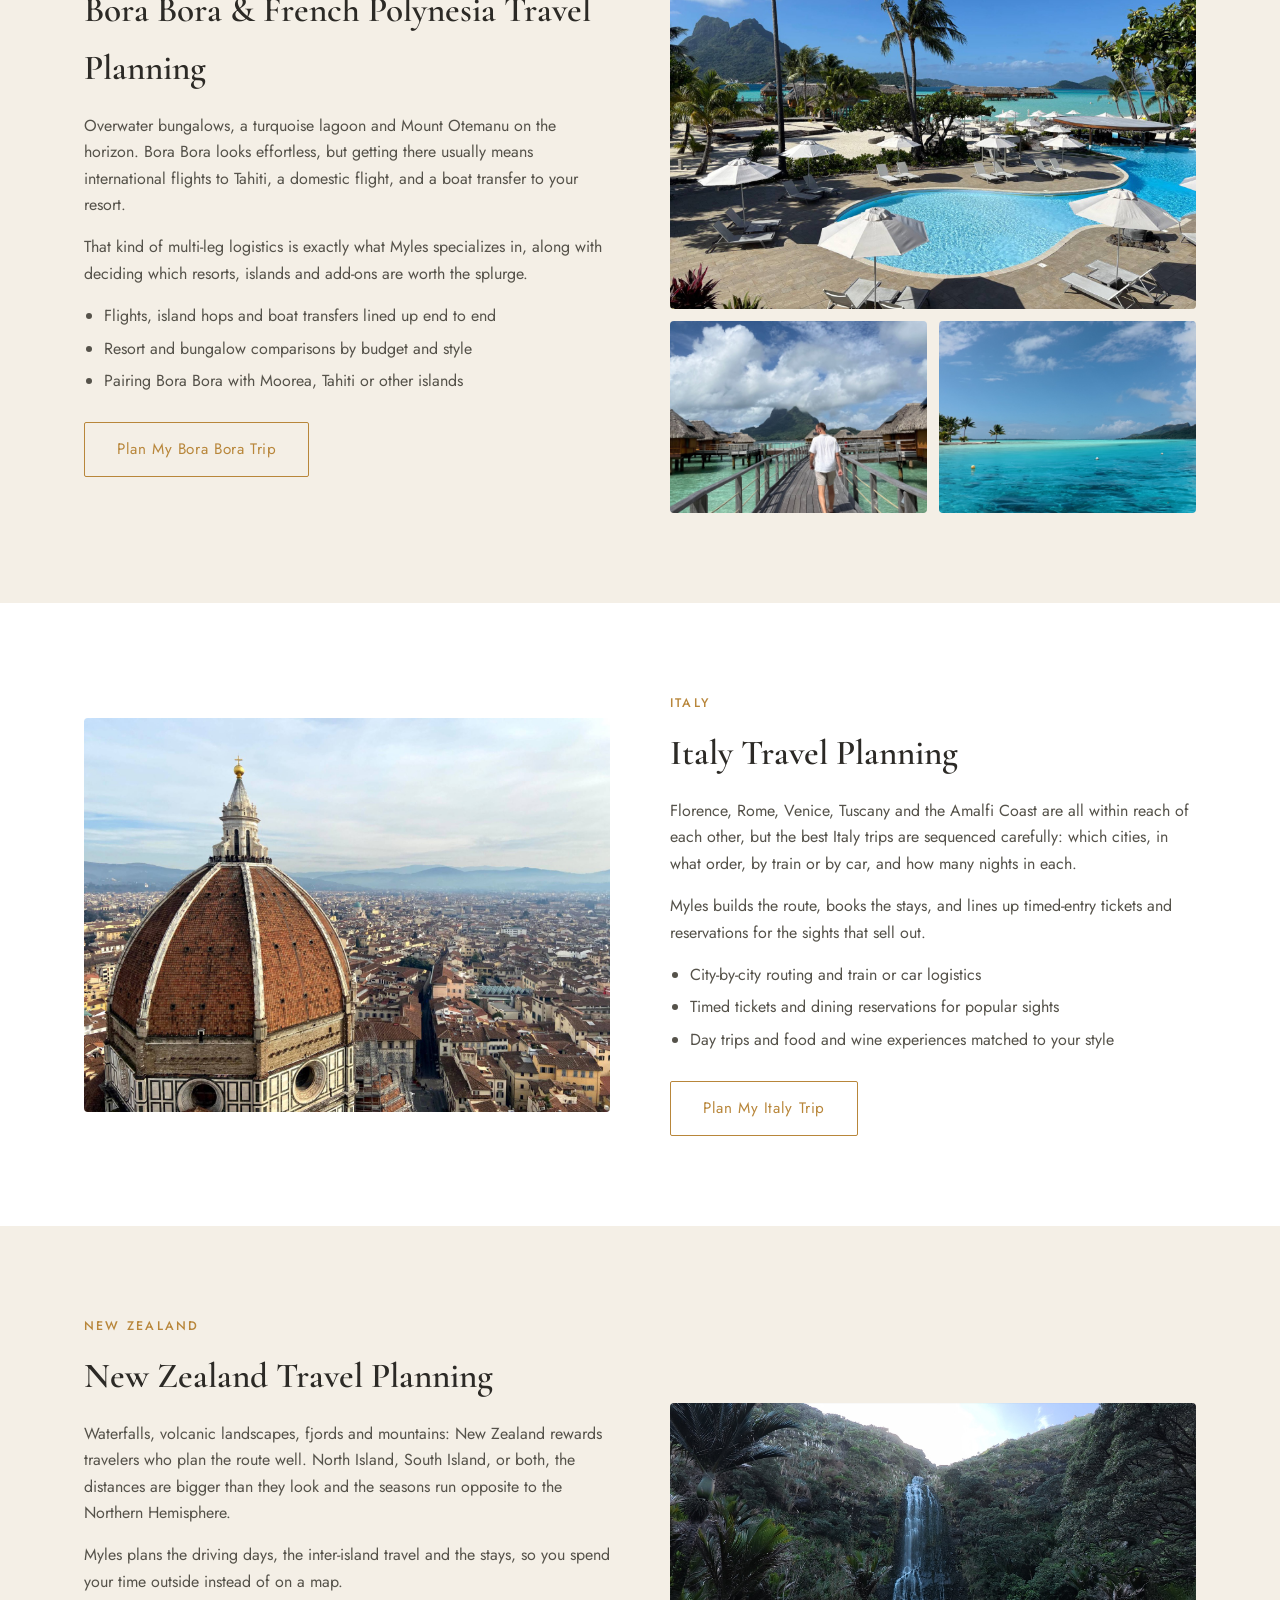
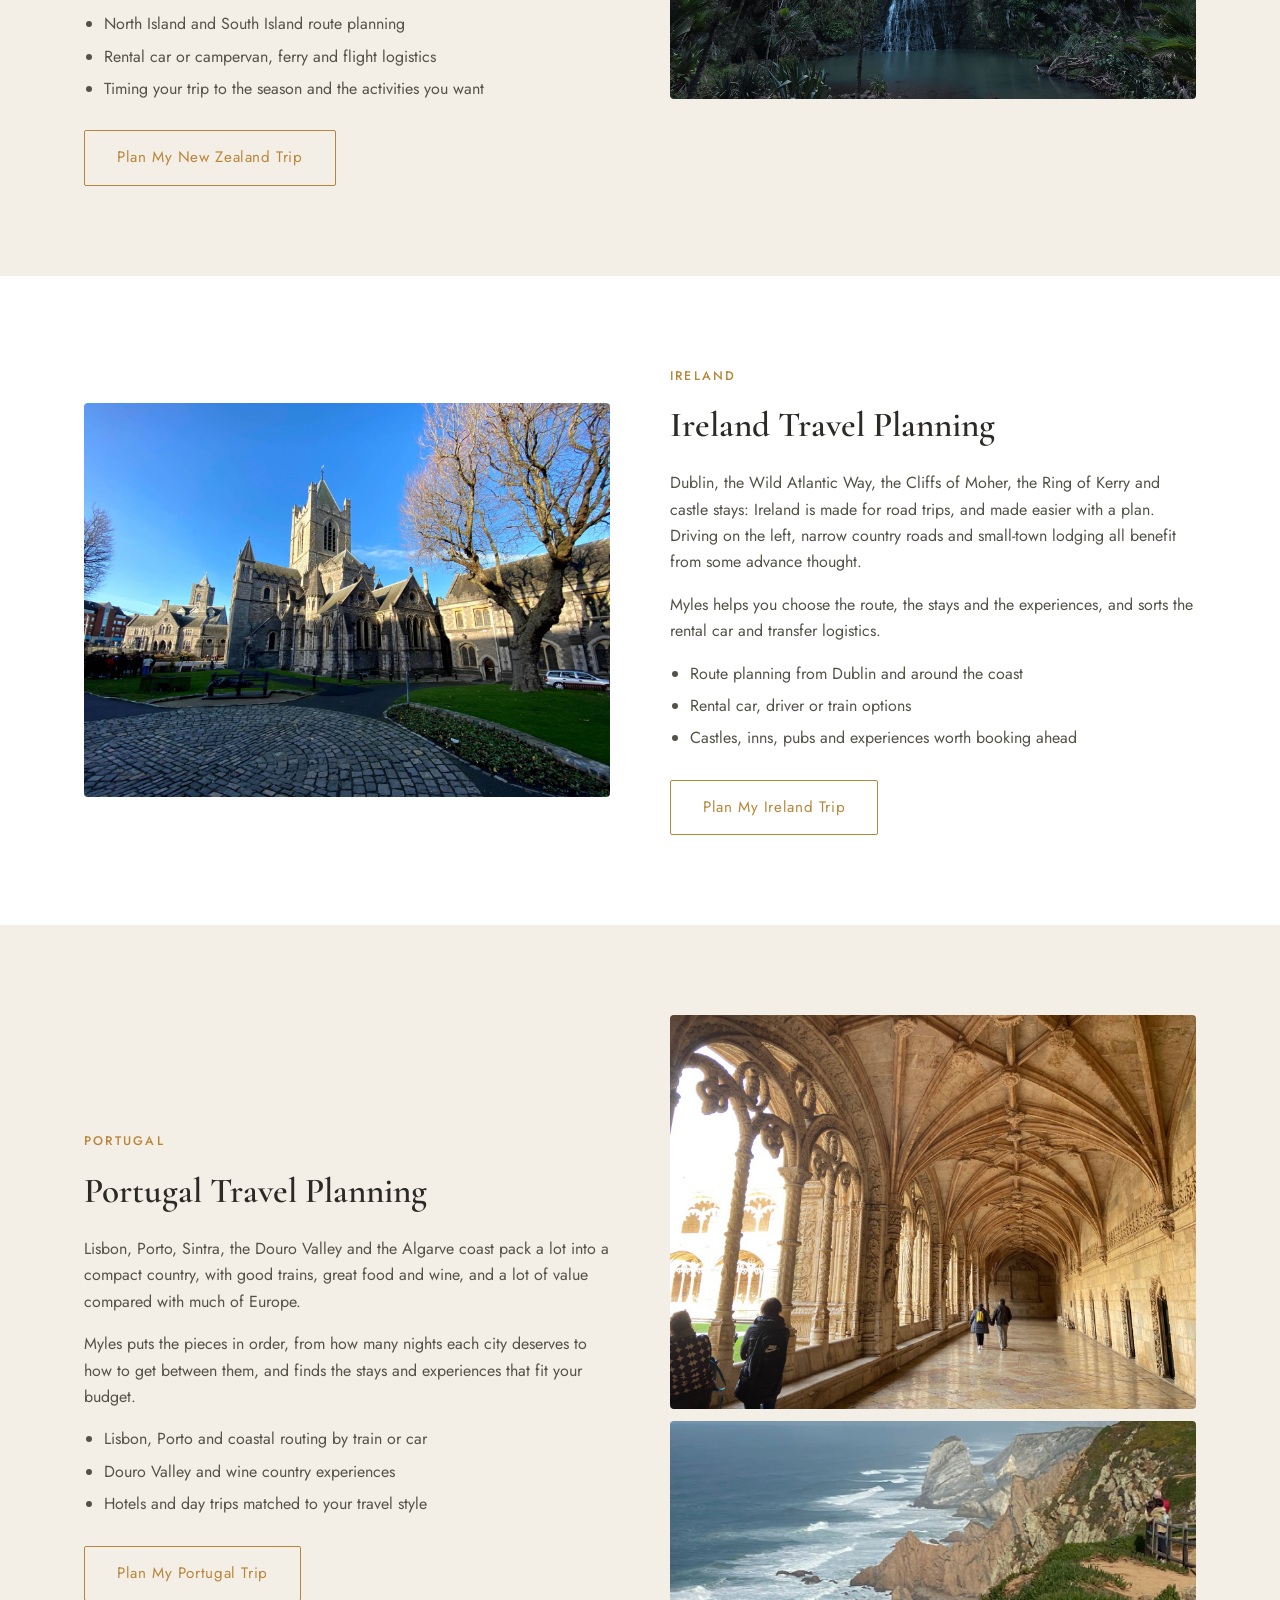
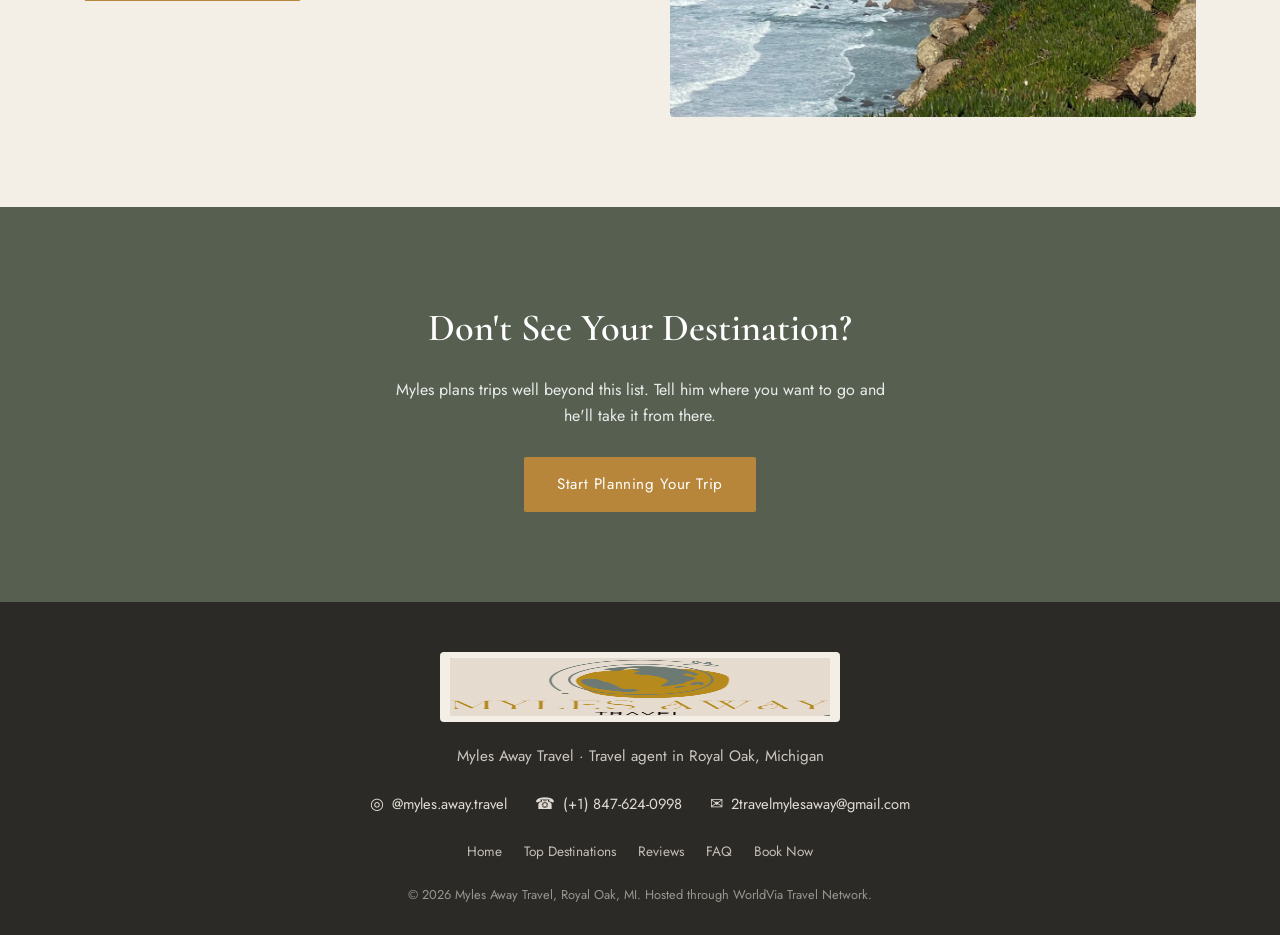
<file: destinations.html>
<!DOCTYPE html>
<html lang="en-US">
<head>
<meta charset="UTF-8">
<meta name="viewport" content="width=device-width, initial-scale=1.0">
<title>Top Travel Destinations | Myles Away Travel, Royal Oak MI</title>
<meta name="description" content="Top destinations from a Royal Oak, MI travel agent: Hawaii, Bora Bora, Italy, New Zealand, Ireland and Portugal. Personal trip planning by Myles.">
<meta name="robots" content="index, follow, max-image-preview:large, max-snippet:-1">
<meta name="author" content="Myles Fiascone">
<meta name="theme-color" content="#b8863a">
<link rel="canonical" href="https://mylesaway-travel.com/destinations.html">

<meta name="geo.region" content="US-MI">
<meta name="geo.placename" content="Royal Oak, Michigan">

<meta property="og:type" content="website">
<meta property="og:site_name" content="Myles Away Travel">
<meta property="og:locale" content="en_US">
<meta property="og:title" content="Top Travel Destinations | Myles Away Travel, Royal Oak, MI">
<meta property="og:description" content="Hawaii, Bora Bora, Italy, New Zealand, Ireland and Portugal, planned one-on-one by a Royal Oak, Michigan travel agent.">
<meta property="og:url" content="https://mylesaway-travel.com/destinations.html">
<meta property="og:image" content="https://mylesaway-travel.com/assets/images/og-image.jpg">
<meta property="og:image:width" content="1200">
<meta property="og:image:height" content="630">
<meta property="og:image:alt" content="Turquoise lagoon and overwater bungalows in Bora Bora, French Polynesia">
<meta name="twitter:card" content="summary_large_image">
<meta name="twitter:title" content="Top Travel Destinations | Myles Away Travel, Royal Oak, MI">
<meta name="twitter:description" content="Hawaii, Bora Bora, Italy, New Zealand, Ireland and Portugal, planned one-on-one by a Royal Oak, Michigan travel agent.">
<meta name="twitter:image" content="https://mylesaway-travel.com/assets/images/og-image.jpg">

<link rel="icon" type="image/png" sizes="32x32" href="assets/images/favicon-32.png?v=3">
<link rel="icon" type="image/png" sizes="48x48" href="assets/images/favicon-48.png?v=3">
<link rel="icon" type="image/png" sizes="192x192" href="assets/images/favicon-192.png?v=3">
<link rel="apple-touch-icon" href="assets/images/favicon-180.png?v=3">

<link rel="preconnect" href="https://fonts.googleapis.com">
<link rel="preconnect" href="https://fonts.gstatic.com" crossorigin>
<link href="https://fonts.googleapis.com/css2?family=Cormorant+Garamond:wght@500;600;700&family=Jost:wght@300;400;500;600&display=swap" rel="stylesheet">
<link rel="stylesheet" href="css/style.css?v=4">

<script type="application/ld+json">
{
  "@context": "https://schema.org",
  "@graph": [
    {
      "@type": "CollectionPage",
      "@id": "https://mylesaway-travel.com/destinations.html#webpage",
      "url": "https://mylesaway-travel.com/destinations.html",
      "name": "Top Travel Destinations | Myles Away Travel, Royal Oak MI",
      "description": "Top destinations planned by Myles Away Travel, a travel agent in Royal Oak, Michigan: Hawaii, Bora Bora and French Polynesia, Italy, New Zealand, Ireland and Portugal.",
      "isPartOf": { "@id": "https://mylesaway-travel.com/#website" },
      "about": { "@id": "https://mylesaway-travel.com/#business" },
      "inLanguage": "en-US",
      "breadcrumb": { "@id": "https://mylesaway-travel.com/destinations.html#breadcrumb" },
      "mainEntity": { "@id": "https://mylesaway-travel.com/destinations.html#destination-list" }
    },
    {
      "@type": "BreadcrumbList",
      "@id": "https://mylesaway-travel.com/destinations.html#breadcrumb",
      "itemListElement": [
        { "@type": "ListItem", "position": 1, "name": "Home", "item": "https://mylesaway-travel.com/" },
        { "@type": "ListItem", "position": 2, "name": "Top Destinations", "item": "https://mylesaway-travel.com/destinations.html" }
      ]
    },
    {
      "@type": "ItemList",
      "@id": "https://mylesaway-travel.com/destinations.html#destination-list",
      "name": "Top travel destinations",
      "itemListElement": [
        { "@type": "ListItem", "position": 1, "item": { "@type": "TouristDestination", "name": "Hawaii", "url": "https://mylesaway-travel.com/destinations.html#hawaii", "image": "https://mylesaway-travel.com/assets/images/kauai-hanalei-rainbow.jpg", "description": "Kauai, Maui, Oahu and the Big Island, planned by a certified Hawai'i Destination Expert." } },
        { "@type": "ListItem", "position": 2, "item": { "@type": "TouristDestination", "name": "Bora Bora & French Polynesia", "url": "https://mylesaway-travel.com/destinations.html#bora-bora-french-polynesia", "image": "https://mylesaway-travel.com/assets/images/bora-bora-resort-pool.jpg", "description": "Overwater bungalows, turquoise lagoons and multi-leg island logistics." } },
        { "@type": "ListItem", "position": 3, "item": { "@type": "TouristDestination", "name": "Italy", "url": "https://mylesaway-travel.com/destinations.html#italy", "image": "https://mylesaway-travel.com/assets/images/florence-duomo-skyline.jpg", "description": "Florence, Rome, Venice, Tuscany and the Amalfi Coast." } },
        { "@type": "ListItem", "position": 4, "item": { "@type": "TouristDestination", "name": "New Zealand", "url": "https://mylesaway-travel.com/destinations.html#new-zealand", "image": "https://mylesaway-travel.com/assets/images/new-zealand-waterfall.jpg", "description": "North Island and South Island road trips, waterfalls and mountain scenery." } },
        { "@type": "ListItem", "position": 5, "item": { "@type": "TouristDestination", "name": "Ireland", "url": "https://mylesaway-travel.com/destinations.html#ireland", "image": "https://mylesaway-travel.com/assets/images/dublin-christ-church-cathedral.jpg", "description": "Dublin, the Wild Atlantic Way, the Cliffs of Moher and castle stays." } },
        { "@type": "ListItem", "position": 6, "item": { "@type": "TouristDestination", "name": "Portugal", "url": "https://mylesaway-travel.com/destinations.html#portugal", "image": "https://mylesaway-travel.com/assets/images/lisbon-jeronimos-monastery-cloister.jpg", "description": "Lisbon, Porto, Sintra, the Douro Valley and the Algarve." } }
      ]
    }
  ]
}
</script>
</head>
<body>

<a class="skip-link" href="#main">Skip to content</a>

<header class="site-header">
  <div class="container header-inner">
    <a href="index.html" class="logo-link" aria-label="Myles Away Travel home">
      <img src="assets/images/logo.png?v=2" alt="Myles Away Travel logo" class="logo-img" width="400" height="287">
    </a>
    <nav class="main-nav" aria-label="Main">
      <button class="nav-toggle" aria-label="Toggle navigation" aria-expanded="false">
        <span></span><span></span><span></span>
      </button>
      <ul class="nav-list">
        <li><a href="index.html#about">About</a></li>
        <li><a href="index.html#services">Services</a></li>
        <li><a href="destinations.html" aria-current="page">Top Destinations</a></li>
        <li><a href="index.html#reviews">Reviews</a></li>
        <li><a href="index.html#faq">FAQ</a></li>
        <li><a href="index.html#contact" class="nav-cta">Book Now</a></li>
      </ul>
    </nav>
  </div>
</header>

<main id="main">

  <section class="page-hero">
    <div class="page-hero-bg" style="background-image: url('assets/images/bora-bora-sunset-bungalows.jpg');" role="img" aria-label="Overwater bungalows at sunset in Bora Bora"></div>
    <div class="hero-overlay"></div>
    <div class="container page-hero-content">
      <nav class="breadcrumb" aria-label="Breadcrumb">
        <a href="index.html">Home</a> <span aria-hidden="true">/</span> <span>Top Destinations</span>
      </nav>
      <p class="eyebrow">Planned by a Royal Oak, Michigan Travel Agent</p>
      <h1>Top Travel Destinations</h1>
      <p class="hero-sub">Hawaii, Bora Bora, Italy, New Zealand, Ireland and Portugal: the places Myles loves to plan, and the logistics that make each one run smoothly.</p>
    </div>
  </section>

  <section class="dest-intro">
    <div class="container">
      <p class="lead">Every trip from Myles Away Travel is planned one-on-one, so these destinations are starting points, not packages. Pick a place below, or tell Myles where you want to go and he will build the trip around how you like to travel.</p>
      <nav class="jump-links" aria-label="Jump to a destination">
        <a href="#hawaii">Hawaii</a>
        <a href="#bora-bora-french-polynesia">Bora Bora &amp; French Polynesia</a>
        <a href="#italy">Italy</a>
        <a href="#new-zealand">New Zealand</a>
        <a href="#ireland">Ireland</a>
        <a href="#portugal">Portugal</a>
      </nav>
    </div>
  </section>

  <section id="hawaii" class="dest-section">
    <div class="container dest-inner">
      <div class="dest-media">
        <img src="assets/images/kauai-hanalei-rainbow.jpg" alt="Rainbow over the Hanalei Bay coastline and green mountains on Kauai, Hawaii" width="1600" height="1200" loading="lazy" decoding="async">
        <img src="assets/images/hawaii-destination-expert-badge.png" alt="Hawai'i Destination Expert certification badge" class="badge-float" width="1200" height="1200" loading="lazy" decoding="async">
      </div>
      <div class="dest-text">
        <p class="eyebrow">Hawai'i Destination Expert</p>
        <h2>Hawaii Travel Planning</h2>
        <p>Hawaii is really several destinations: Kauai, Maui, Oahu and the Big Island each have their own personality. As a certified Hawai'i Destination Expert, Myles helps match the island, or the combination of islands, to the trip you want.</p>
        <p>Then comes the part that makes it feel effortless: inter-island flights, rental cars, lodging, and the tours and dinner reservations that book out early.</p>
        <ul class="dest-list">
          <li>Choosing and ordering islands for your dates and interests</li>
          <li>Inter-island flights, rental cars and transfers</li>
          <li>Activities, hikes, tours and dining worth planning ahead for</li>
        </ul>
        <a href="index.html#contact" class="btn btn-outline">Plan My Hawaii Trip</a>
      </div>
    </div>
  </section>

  <section id="bora-bora-french-polynesia" class="dest-section alt">
    <div class="container dest-inner reverse">
      <div class="dest-media">
        <img src="assets/images/bora-bora-resort-pool.jpg" alt="Resort pool, white sand beach and overwater bungalows in Bora Bora with Mount Otemanu behind" width="1600" height="1200" loading="lazy" decoding="async">
        <div class="dest-media-strip">
          <img src="assets/images/bora-bora-overwater-walkway.jpg" alt="Overwater bungalow pier leading toward Mount Otemanu in Bora Bora" width="1200" height="1600" loading="lazy" decoding="async">
          <img src="assets/images/french-polynesia-lagoon.jpg?v=2" alt="Clear turquoise lagoon in French Polynesia" width="1920" height="1083" loading="lazy" decoding="async">
        </div>
      </div>
      <div class="dest-text">
        <p class="eyebrow">French Polynesia</p>
        <h2>Bora Bora &amp; French Polynesia Travel Planning</h2>
        <p>Overwater bungalows, a turquoise lagoon and Mount Otemanu on the horizon. Bora Bora looks effortless, but getting there usually means international flights to Tahiti, a domestic flight, and a boat transfer to your resort.</p>
        <p>That kind of multi-leg logistics is exactly what Myles specializes in, along with deciding which resorts, islands and add-ons are worth the splurge.</p>
        <ul class="dest-list">
          <li>Flights, island hops and boat transfers lined up end to end</li>
          <li>Resort and bungalow comparisons by budget and style</li>
          <li>Pairing Bora Bora with Moorea, Tahiti or other islands</li>
        </ul>
        <a href="index.html#contact" class="btn btn-outline">Plan My Bora Bora Trip</a>
      </div>
    </div>
  </section>

  <section id="italy" class="dest-section">
    <div class="container dest-inner">
      <div class="dest-media">
        <img src="assets/images/florence-duomo-skyline.jpg" alt="Florence Cathedral dome above the terracotta rooftops of Florence, Italy" width="1600" height="1200" loading="lazy" decoding="async">
      </div>
      <div class="dest-text">
        <p class="eyebrow">Italy</p>
        <h2>Italy Travel Planning</h2>
        <p>Florence, Rome, Venice, Tuscany and the Amalfi Coast are all within reach of each other, but the best Italy trips are sequenced carefully: which cities, in what order, by train or by car, and how many nights in each.</p>
        <p>Myles builds the route, books the stays, and lines up timed-entry tickets and reservations for the sights that sell out.</p>
        <ul class="dest-list">
          <li>City-by-city routing and train or car logistics</li>
          <li>Timed tickets and dining reservations for popular sights</li>
          <li>Day trips and food and wine experiences matched to your style</li>
        </ul>
        <a href="index.html#contact" class="btn btn-outline">Plan My Italy Trip</a>
      </div>
    </div>
  </section>

  <section id="new-zealand" class="dest-section alt">
    <div class="container dest-inner reverse">
      <div class="dest-media">
        <img src="assets/images/new-zealand-waterfall.jpg?v=2" alt="Waterfall dropping into a pool surrounded by native bush in New Zealand" width="1920" height="1083" loading="lazy" decoding="async">
      </div>
      <div class="dest-text">
        <p class="eyebrow">New Zealand</p>
        <h2>New Zealand Travel Planning</h2>
        <p>Waterfalls, volcanic landscapes, fjords and mountains: New Zealand rewards travelers who plan the route well. North Island, South Island, or both, the distances are bigger than they look and the seasons run opposite to the Northern Hemisphere.</p>
        <p>Myles plans the driving days, the inter-island travel and the stays, so you spend your time outside instead of on a map.</p>
        <ul class="dest-list">
          <li>North Island and South Island route planning</li>
          <li>Rental car or campervan, ferry and flight logistics</li>
          <li>Timing your trip to the season and the activities you want</li>
        </ul>
        <a href="index.html#contact" class="btn btn-outline">Plan My New Zealand Trip</a>
      </div>
    </div>
  </section>

  <section id="ireland" class="dest-section">
    <div class="container dest-inner">
      <div class="dest-media">
        <img src="assets/images/dublin-christ-church-cathedral.jpg" alt="Christ Church Cathedral in Dublin, Ireland, under a clear blue sky" width="1600" height="1200" loading="lazy" decoding="async">
      </div>
      <div class="dest-text">
        <p class="eyebrow">Ireland</p>
        <h2>Ireland Travel Planning</h2>
        <p>Dublin, the Wild Atlantic Way, the Cliffs of Moher, the Ring of Kerry and castle stays: Ireland is made for road trips, and made easier with a plan. Driving on the left, narrow country roads and small-town lodging all benefit from some advance thought.</p>
        <p>Myles helps you choose the route, the stays and the experiences, and sorts the rental car and transfer logistics.</p>
        <ul class="dest-list">
          <li>Route planning from Dublin and around the coast</li>
          <li>Rental car, driver or train options</li>
          <li>Castles, inns, pubs and experiences worth booking ahead</li>
        </ul>
        <a href="index.html#contact" class="btn btn-outline">Plan My Ireland Trip</a>
      </div>
    </div>
  </section>

  <section id="portugal" class="dest-section alt">
    <div class="container dest-inner reverse">
      <div class="dest-media">
        <img src="assets/images/lisbon-jeronimos-monastery-cloister.jpg" alt="Carved stone arches and vaulted ceiling in the Jeronimos Monastery cloister, Lisbon, Portugal" width="1600" height="1200" loading="lazy" decoding="async">
        <div class="dest-media-strip single">
          <img src="assets/images/portugal-cabo-da-roca-cliffs.jpg" alt="Atlantic cliffs and surf at Cabo da Roca on the Portuguese coast" width="1200" height="1600" loading="lazy" decoding="async">
        </div>
      </div>
      <div class="dest-text">
        <p class="eyebrow">Portugal</p>
        <h2>Portugal Travel Planning</h2>
        <p>Lisbon, Porto, Sintra, the Douro Valley and the Algarve coast pack a lot into a compact country, with good trains, great food and wine, and a lot of value compared with much of Europe.</p>
        <p>Myles puts the pieces in order, from how many nights each city deserves to how to get between them, and finds the stays and experiences that fit your budget.</p>
        <ul class="dest-list">
          <li>Lisbon, Porto and coastal routing by train or car</li>
          <li>Douro Valley and wine country experiences</li>
          <li>Hotels and day trips matched to your travel style</li>
        </ul>
        <a href="index.html#contact" class="btn btn-outline">Plan My Portugal Trip</a>
      </div>
    </div>
  </section>

  <section class="cta-band">
    <div class="container center">
      <h2>Don't See Your Destination?</h2>
      <p>Myles plans trips well beyond this list. Tell him where you want to go and he'll take it from there.</p>
      <a href="index.html#contact" class="btn btn-primary">Start Planning Your Trip</a>
    </div>
  </section>

</main>

<footer class="site-footer">
  <div class="container footer-inner">
    <img src="assets/images/logo.png?v=2" alt="Myles Away Travel logo" class="footer-logo" width="400" height="287" loading="lazy">
    <p class="footer-tagline">Myles Away Travel &middot; Travel agent in Royal Oak, Michigan</p>
    <address class="footer-contact">
      <a href="https://www.instagram.com/myles.away.travel/" target="_blank" rel="noopener">
        <span class="footer-icon" aria-hidden="true">◎</span> @myles.away.travel
      </a>
      <a href="tel:+18476240998">
        <span class="footer-icon" aria-hidden="true">☎</span> (+1) 847-624-0998
      </a>
      <a href="mailto:2travelmylesaway@gmail.com">
        <span class="footer-icon" aria-hidden="true">✉</span> 2travelmylesaway@gmail.com
      </a>
    </address>
    <nav class="footer-links" aria-label="Footer">
      <a href="index.html">Home</a>
      <a href="destinations.html">Top Destinations</a>
      <a href="index.html#reviews">Reviews</a>
      <a href="index.html#faq">FAQ</a>
      <a href="index.html#contact">Book Now</a>
    </nav>
    <p class="footer-copy">&copy; <span id="year">2026</span> Myles Away Travel, Royal Oak, MI. Hosted through WorldVia Travel Network.</p>
  </div>
</footer>

<script src="js/script.js?v=3"></script>
</body>
</html>
</file>
<file: css/style.css>
:root {
  --gold: #b8863a;
  --gold-dark: #96692b;
  --sage: #707d68;
  --sage-dark: #565f50;
  --cream: #f4efe6;
  --cream-dark: #ece2d2;
  --ink: #2c2a26;
  --ink-soft: #55524a;
  --white: #ffffff;
  --font-display: 'Cormorant Garamond', serif;
  --font-body: 'Jost', sans-serif;
}

* { box-sizing: border-box; }

html { scroll-behavior: smooth; }

body {
  margin: 0;
  font-family: var(--font-body);
  color: var(--ink);
  background: var(--white);
  line-height: 1.65;
}

img { max-width: 100%; height: auto; display: block; }

.container {
  max-width: 1160px;
  margin: 0 auto;
  padding: 0 24px;
}

h1, h2, h3 {
  font-family: var(--font-display);
  font-weight: 600;
  margin: 0 0 16px;
  color: var(--ink);
}

h2 { font-size: 2.4rem; }
h3 { font-size: 1.5rem; }

p { margin: 0 0 16px; color: var(--ink-soft); }

.eyebrow {
  text-transform: uppercase;
  letter-spacing: 0.18em;
  font-size: 0.78rem;
  color: var(--gold);
  font-weight: 500;
  margin-bottom: 10px;
}

.center { text-align: center; }
.center.eyebrow { }
h2.center, .section-sub.center, .eyebrow.center { margin-left: auto; margin-right: auto; }

.section-sub {
  max-width: 560px;
  margin: 0 auto 40px;
  color: var(--ink-soft);
}

.section-note {
  margin-top: 32px;
  font-style: italic;
  color: var(--sage-dark);
}

.btn {
  display: inline-block;
  padding: 14px 32px;
  font-family: var(--font-body);
  font-size: 0.95rem;
  letter-spacing: 0.04em;
  text-decoration: none;
  border-radius: 2px;
  transition: all 0.25s ease;
  cursor: pointer;
  border: 1px solid transparent;
}

.btn-primary {
  background: var(--gold);
  color: var(--white);
}
.btn-primary:hover { background: var(--gold-dark); }

.btn-outline {
  background: transparent;
  border-color: var(--gold);
  color: var(--gold);
}
.btn-outline:hover { background: var(--gold); color: var(--white); }

/* Header */
.site-header {
  position: fixed;
  top: 0; left: 0; right: 0;
  z-index: 100;
  background: rgba(244, 239, 230, 0.92);
  backdrop-filter: blur(6px);
  border-bottom: 1px solid rgba(0,0,0,0.05);
}

.header-inner {
  display: flex;
  align-items: center;
  justify-content: space-between;
  padding-top: 10px;
  padding-bottom: 10px;
}

.logo-img { height: 46px; width: auto; }

.nav-list {
  list-style: none;
  display: flex;
  align-items: center;
  gap: 32px;
  margin: 0;
  padding: 0;
}

.nav-list a {
  text-decoration: none;
  color: var(--ink);
  font-size: 0.92rem;
  letter-spacing: 0.03em;
}

.nav-list a:hover { color: var(--gold); }

.nav-cta {
  background: var(--gold);
  color: var(--white) !important;
  padding: 10px 22px;
  border-radius: 2px;
}
.nav-cta:hover { background: var(--gold-dark); color: var(--white) !important; }

.nav-toggle {
  display: none;
  flex-direction: column;
  gap: 5px;
  background: none;
  border: none;
  cursor: pointer;
  padding: 6px;
}
.nav-toggle span {
  width: 24px;
  height: 2px;
  background: var(--ink);
  display: block;
}

/* Hero */
.hero {
  position: relative;
  min-height: 92vh;
  display: flex;
  align-items: center;
  color: var(--white);
  overflow: hidden;
}

.hero-bg {
  position: absolute;
  inset: 0;
  background-size: cover;
  background-position: center 65%;
}

.hero-overlay {
  position: absolute;
  inset: 0;
  background: linear-gradient(180deg, rgba(44,42,38,0.45) 0%, rgba(44,42,38,0.35) 40%, rgba(44,42,38,0.75) 100%);
}

.hero-content {
  position: relative;
  z-index: 2;
  padding-top: 120px;
}

.hero .eyebrow { color: var(--cream); opacity: 0.9; }

.hero h1 {
  color: var(--white);
  font-size: 3.6rem;
  line-height: 1.1;
  max-width: 700px;
}

.hero-sub {
  max-width: 480px;
  color: rgba(255,255,255,0.9);
  font-size: 1.1rem;
}

/* About */
.about { padding: 110px 0 90px; background: var(--white); }

.about-inner {
  display: grid;
  grid-template-columns: 0.85fr 1.15fr;
  gap: 64px;
  align-items: center;
}

.about-image { position: relative; }
.about-image img:first-child {
  border-radius: 4px;
  width: 100%;
}

.badge-float {
  position: absolute;
  bottom: -30px;
  right: -30px;
  width: 130px;
  filter: drop-shadow(0 6px 16px rgba(0,0,0,0.2));
}

.about-text .eyebrow { }

/* Services */
.services { padding: 100px 0; background: var(--white); }

.services-grid {
  display: grid;
  grid-template-columns: repeat(3, 1fr);
  gap: 28px;
  margin-top: 50px;
}

.service-card {
  background: var(--cream);
  padding: 40px 30px;
  border-radius: 4px;
  text-align: center;
  border: 1px solid rgba(0,0,0,0.06);
  transition: transform 0.25s ease, box-shadow 0.25s ease;
}

.service-card:hover {
  transform: translateY(-6px);
  box-shadow: 0 16px 32px rgba(44,42,38,0.08);
}

.service-card.featured {
  border-color: var(--gold);
  background: var(--white);
  position: relative;
}

.service-icon { font-size: 2.2rem; margin-bottom: 16px; }

.service-card p { font-size: 0.95rem; }

/* Destinations */
.destinations { padding: 100px 0; background: var(--cream); }

.destinations-grid {
  display: grid;
  grid-template-columns: repeat(4, 1fr);
  gap: 20px;
  margin-top: 50px;
}

.destination-card {
  position: relative;
  aspect-ratio: 3 / 4;
  border-radius: 4px;
  overflow: hidden;
}

.destination-card img {
  width: 100%;
  height: 100%;
  object-fit: cover;
  transition: transform 0.4s ease;
}

.destination-card:hover img { transform: scale(1.06); }

.destination-label {
  position: absolute;
  left: 0; right: 0; bottom: 0;
  padding: 18px 16px;
  background: linear-gradient(0deg, rgba(0,0,0,0.55), transparent);
  color: var(--white);
  font-family: var(--font-display);
  font-size: 1.25rem;
  font-weight: 600;
}

/* Benefits */
.benefits {
  position: relative;
  padding: 130px 0;
  color: var(--white);
  overflow: hidden;
}

.benefits-bg {
  position: absolute;
  inset: 0;
  background-size: cover;
  background-position: center;
  background-attachment: fixed;
}

.benefits-overlay {
  position: absolute;
  inset: 0;
  background: rgba(44,42,38,0.68);
}

.benefits-content {
  position: relative;
  z-index: 2;
  max-width: 620px;
}

.benefits .eyebrow { color: var(--cream); }
.benefits h2 { color: var(--white); }
.benefits p { color: rgba(255,255,255,0.9); font-size: 1.05rem; }

/* Contact */
.contact { padding: 100px 0 110px; background: var(--white); }

.form-wrapper {
  max-width: 720px;
  margin: 0 auto;
  background: var(--white);
  border-radius: 6px;
  overflow: hidden;
  box-shadow: 0 20px 50px rgba(44,42,38,0.08);
}

.form-wrapper iframe { display: block; border: none; }

/* Footer */
.site-footer {
  background: var(--ink);
  color: var(--cream);
  padding: 50px 0 30px;
}

.footer-inner {
  display: flex;
  flex-direction: column;
  align-items: center;
  gap: 22px;
  text-align: center;
}

.footer-logo {
  height: 70px;
  border-radius: 4px;
  padding: 6px 10px;
  background: var(--cream);
}

.footer-contact {
  display: flex;
  flex-wrap: wrap;
  justify-content: center;
  gap: 28px;
}

.footer-contact a {
  color: var(--cream);
  text-decoration: none;
  font-size: 0.92rem;
  display: inline-flex;
  align-items: center;
  gap: 8px;
  opacity: 0.9;
}
.footer-contact a:hover { color: var(--gold); opacity: 1; }

.footer-icon { font-size: 1rem; }

.footer-copy {
  font-size: 0.8rem;
  color: rgba(244,239,230,0.55);
  margin: 0;
}

/* Responsive */
@media (max-width: 900px) {
  .about-inner { grid-template-columns: 1fr; }
  .services-grid { grid-template-columns: 1fr; }
  .destinations-grid { grid-template-columns: repeat(2, 1fr); }
  .hero h1 { font-size: 2.6rem; }
}

@media (max-width: 720px) {
  .nav-toggle { display: flex; }
  .nav-list {
    position: absolute;
    top: 100%;
    left: 0;
    right: 0;
    background: var(--cream);
    flex-direction: column;
    align-items: flex-start;
    padding: 20px 24px;
    gap: 18px;
    display: none;
    border-bottom: 1px solid rgba(0,0,0,0.06);
  }
  .nav-list.open { display: flex; }
  .benefits-bg { background-attachment: scroll; }
  .badge-float { width: 90px; bottom: -18px; right: -14px; }
}

/* Accessibility */
.skip-link {
  position: absolute;
  left: 12px;
  top: -60px;
  background: var(--ink);
  color: var(--white);
  padding: 10px 16px;
  z-index: 200;
  border-radius: 2px;
  text-decoration: none;
}
.skip-link:focus { top: 12px; }

a:focus-visible, button:focus-visible, summary:focus-visible {
  outline: 2px solid var(--gold);
  outline-offset: 3px;
}

.nav-list a[aria-current="page"] { color: var(--gold); }

.cta-row { margin-top: 40px; }

.reviews-link {
  color: var(--gold-dark);
  text-decoration: underline;
  text-underline-offset: 4px;
}
.reviews-link:hover { color: var(--gold); }

/* Why / personal touch */
.why { padding: 100px 0; background: var(--cream); }

.why-grid {
  display: grid;
  grid-template-columns: repeat(4, 1fr);
  gap: 24px;
  margin-top: 50px;
}

.why-card {
  background: var(--white);
  padding: 32px 26px;
  border-radius: 4px;
  border-top: 3px solid var(--gold);
}
.why-card h3 { font-size: 1.35rem; }
.why-card p { font-size: 0.95rem; margin: 0; }

/* Destination cards as links */
a.destination-card { display: block; text-decoration: none; }
.destinations-grid.three { grid-template-columns: repeat(3, 1fr); }

/* Gallery */
.gallery-section { padding: 100px 0; background: var(--white); }

.gallery {
  display: grid;
  grid-template-columns: repeat(3, 1fr);
  grid-auto-rows: 280px;
  gap: 16px;
  margin-top: 50px;
}

.gallery-item {
  position: relative;
  margin: 0;
  overflow: hidden;
  border-radius: 4px;
}
.gallery-item.tall { grid-row: span 2; }
.gallery-item.wide { grid-column: span 2; }

.gallery-item img {
  width: 100%;
  height: 100%;
  object-fit: cover;
  transition: transform 0.4s ease;
}
.gallery-item:hover img { transform: scale(1.05); }

.gallery-item figcaption {
  position: absolute;
  left: 0; right: 0; bottom: 0;
  padding: 24px 16px 12px;
  background: linear-gradient(0deg, rgba(0,0,0,0.55), transparent);
  color: var(--white);
  font-size: 0.9rem;
}

/* FAQ */
.faq { padding: 100px 0; background: var(--cream); }
.faq-inner { max-width: 820px; }
.faq-list { margin-top: 40px; }

.faq details {
  background: var(--white);
  border: 1px solid rgba(0,0,0,0.07);
  border-radius: 4px;
  margin-bottom: 12px;
}

.faq summary {
  cursor: pointer;
  list-style: none;
  padding: 20px 56px 20px 24px;
  font-family: var(--font-display);
  font-size: 1.25rem;
  font-weight: 600;
  color: var(--ink);
  position: relative;
}
.faq summary::-webkit-details-marker { display: none; }
.faq summary::after {
  content: "+";
  position: absolute;
  right: 24px;
  top: 50%;
  transform: translateY(-50%);
  font-family: var(--font-body);
  font-size: 1.6rem;
  color: var(--gold);
}
.faq details[open] summary::after { content: "\2212"; }

.faq details p { padding: 0 24px 20px; margin: 0; }
.faq details a { color: var(--gold-dark); }

/* Footer extras */
.footer-tagline { margin: 0; color: rgba(244,239,230,0.8); font-size: 0.95rem; }
address.footer-contact { font-style: normal; }
.footer-links { display: flex; flex-wrap: wrap; justify-content: center; gap: 22px; }
.footer-links a { color: rgba(244,239,230,0.75); text-decoration: none; font-size: 0.85rem; }
.footer-links a:hover { color: var(--gold); }

/* Destinations page */
.page-hero {
  position: relative;
  min-height: 56vh;
  display: flex;
  align-items: flex-end;
  color: var(--white);
  overflow: hidden;
}
.page-hero-bg {
  position: absolute;
  inset: 0;
  background-size: cover;
  background-position: center 40%;
}
.page-hero-content { position: relative; z-index: 2; padding-top: 140px; padding-bottom: 64px; }
.page-hero .eyebrow { color: var(--cream); opacity: 0.9; }
.page-hero h1 { color: var(--white); font-size: 3.2rem; line-height: 1.1; max-width: 700px; }

.breadcrumb { font-size: 0.85rem; margin-bottom: 18px; color: rgba(255,255,255,0.85); }
.breadcrumb a { color: rgba(255,255,255,0.85); }
.breadcrumb a:hover { color: var(--white); }

.dest-intro { padding: 80px 0 30px; background: var(--white); }
.lead { max-width: 760px; margin: 0 auto 28px; text-align: center; font-size: 1.15rem; }

.jump-links { display: flex; flex-wrap: wrap; justify-content: center; gap: 10px; }
.jump-links a {
  text-decoration: none;
  color: var(--ink);
  border: 1px solid var(--gold);
  border-radius: 999px;
  padding: 8px 18px;
  font-size: 0.9rem;
  transition: all 0.2s ease;
}
.jump-links a:hover { background: var(--gold); color: var(--white); }

.dest-section { padding: 90px 0; background: var(--white); scroll-margin-top: 70px; }
.dest-section.alt { background: var(--cream); }

.dest-inner {
  display: grid;
  grid-template-columns: 1fr 1fr;
  gap: 60px;
  align-items: center;
}
.dest-inner.reverse .dest-media { order: 2; }

.dest-media { position: relative; }
.dest-media > img:first-child { width: 100%; border-radius: 4px; }

.dest-media-strip {
  display: grid;
  grid-template-columns: 1fr 1fr;
  gap: 12px;
  margin-top: 12px;
}
.dest-media-strip img {
  width: 100%;
  aspect-ratio: 4 / 3;
  object-fit: cover;
  border-radius: 4px;
}

.dest-art {
  aspect-ratio: 4 / 3;
  border-radius: 4px;
  display: flex;
  align-items: center;
  justify-content: center;
  color: var(--white);
}
.dest-art span {
  font-family: var(--font-display);
  font-size: 3rem;
  font-weight: 600;
  letter-spacing: 0.04em;
}
.dest-art.ireland { background: linear-gradient(135deg, var(--sage) 0%, var(--sage-dark) 100%); }
.dest-art.portugal { background: linear-gradient(135deg, var(--gold) 0%, var(--gold-dark) 100%); }

.dest-text h2 { font-size: 2.2rem; }

.dest-list { margin: 0 0 28px; padding-left: 20px; color: var(--ink-soft); }
.dest-list li { margin-bottom: 6px; }

.cta-band { padding: 90px 0; background: var(--sage-dark); color: var(--white); }
.cta-band h2 { color: var(--white); }
.cta-band p { color: rgba(255,255,255,0.88); max-width: 520px; margin: 0 auto 28px; }

@media (max-width: 900px) {
  .why-grid { grid-template-columns: repeat(2, 1fr); }
  .dest-inner { grid-template-columns: 1fr; gap: 36px; }
  .dest-inner.reverse .dest-media { order: 0; }
  .page-hero h1 { font-size: 2.4rem; }
}

@media (max-width: 700px) {
  .why-grid { grid-template-columns: 1fr; }
  .destinations-grid.three { grid-template-columns: 1fr; }
  .gallery { grid-template-columns: 1fr; grid-auto-rows: 240px; }
  .gallery-item.tall { grid-row: span 2; }
  .gallery-item.wide { grid-column: span 1; }
  .dest-art span { font-size: 2.2rem; }
}

/* Reviews */
.reviews { padding: 100px 0; background: var(--cream); }

.stars { color: var(--gold); letter-spacing: 0.12em; font-size: 1.15rem; line-height: 1; }

.rating-summary { margin: 0 0 40px; color: var(--ink-soft); }
.rating-summary .stars { margin-right: 8px; }
.rating-summary strong { color: var(--ink); }

.reviews-grid {
  display: grid;
  grid-template-columns: 1fr 1.35fr;
  gap: 28px;
  align-items: start;
}

.review-card {
  margin: 0;
  background: var(--white);
  border-radius: 4px;
  border-top: 3px solid var(--gold);
  padding: 32px 30px;
}

.review-card blockquote { margin: 16px 0 20px; padding: 0; }
.review-card blockquote p { color: var(--ink); font-size: 1rem; }
.review-card blockquote p:last-child { margin-bottom: 0; }

.review-card figcaption { font-size: 0.9rem; color: var(--ink-soft); }
.review-card figcaption strong { color: var(--ink); margin-right: 8px; }

.dest-media-strip.single { grid-template-columns: 1fr; }
.dest-media-strip.single img { aspect-ratio: 16 / 9; object-position: center 60%; }

@media (max-width: 900px) {
  .reviews-grid { grid-template-columns: 1fr; }
}
</file>
